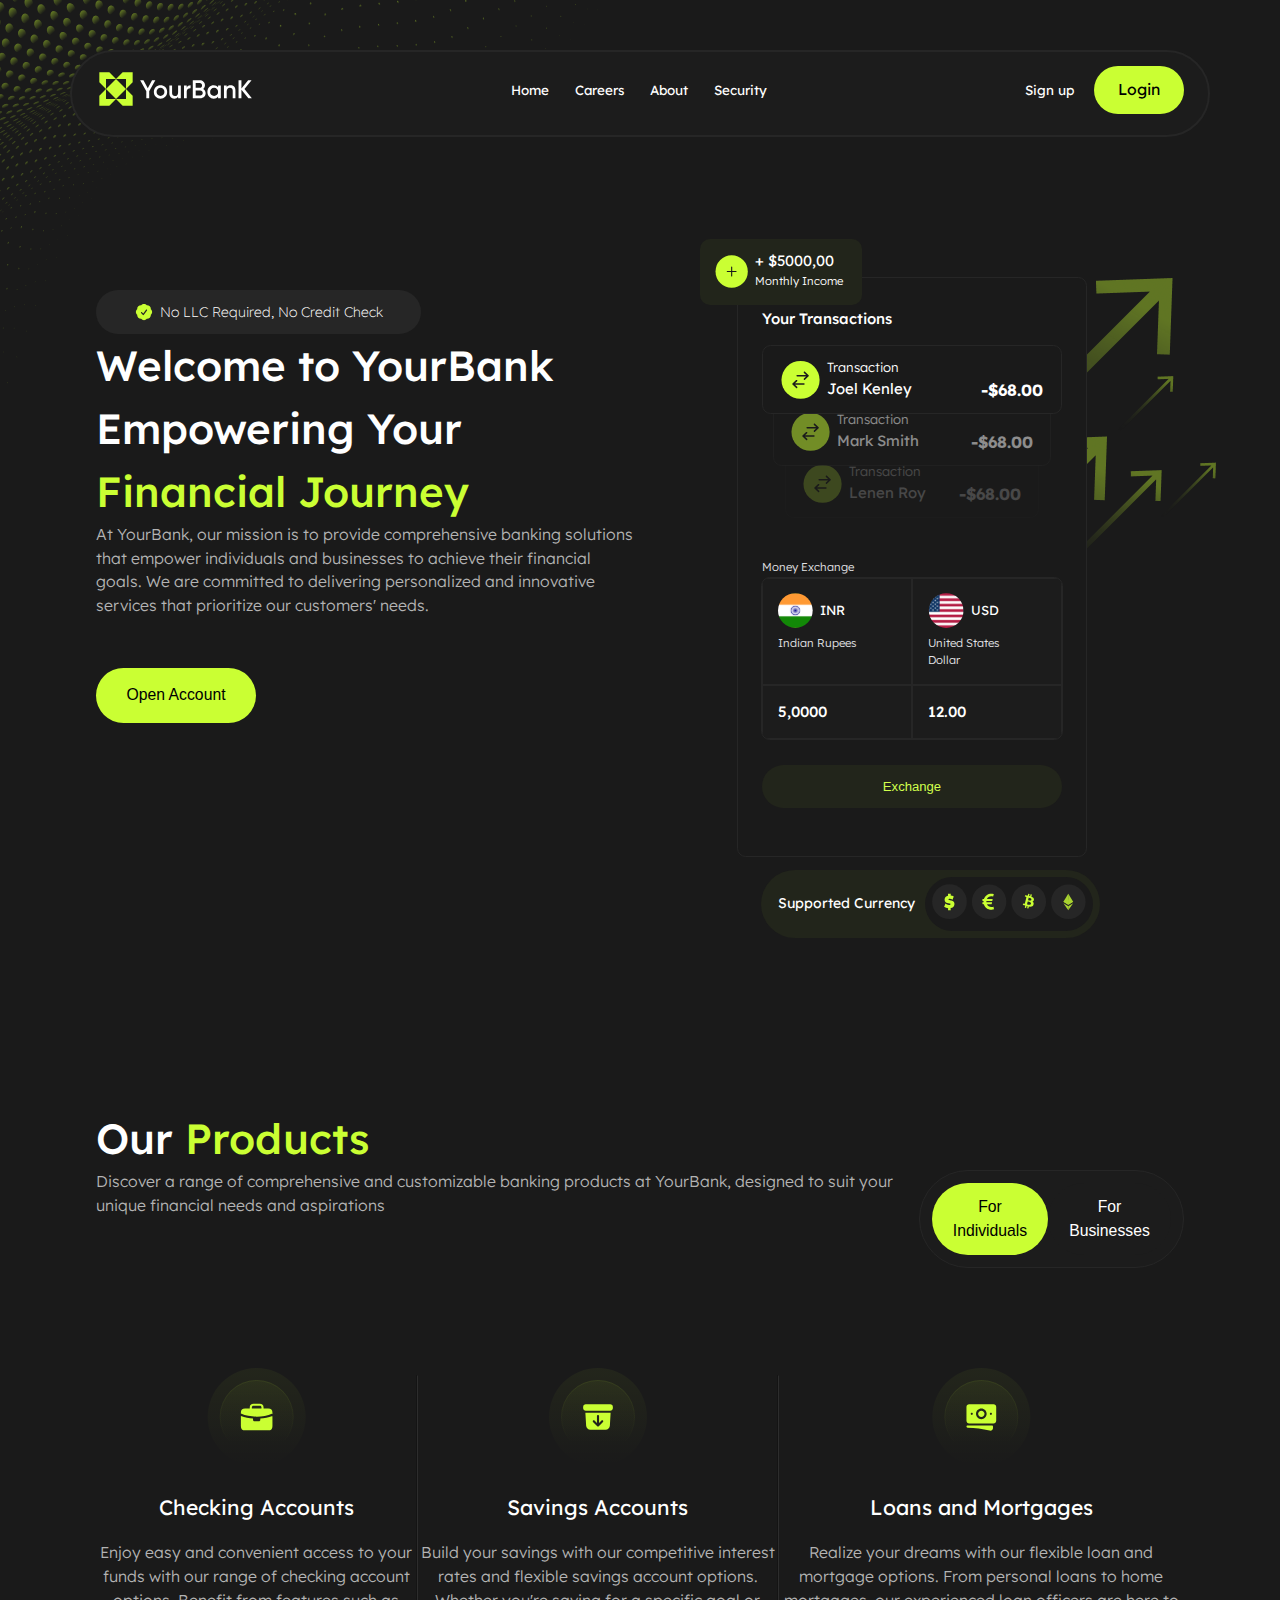
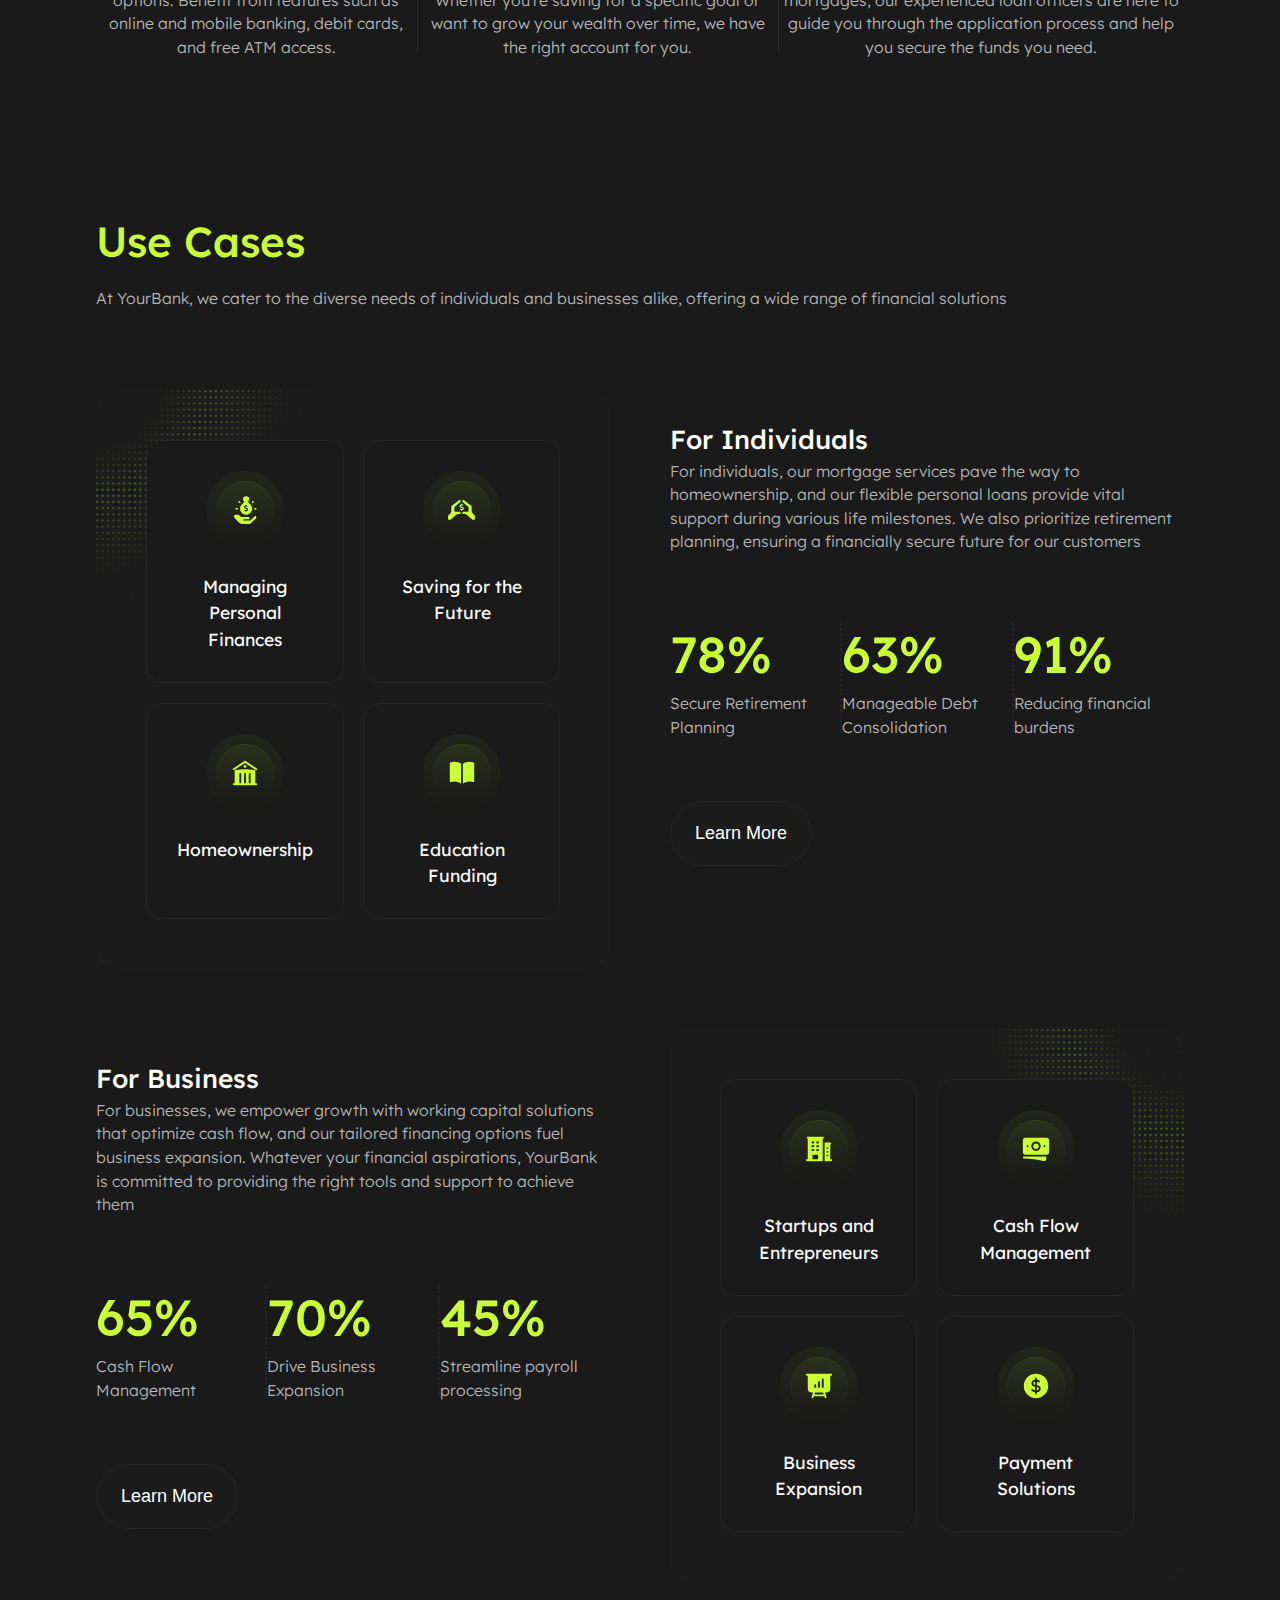
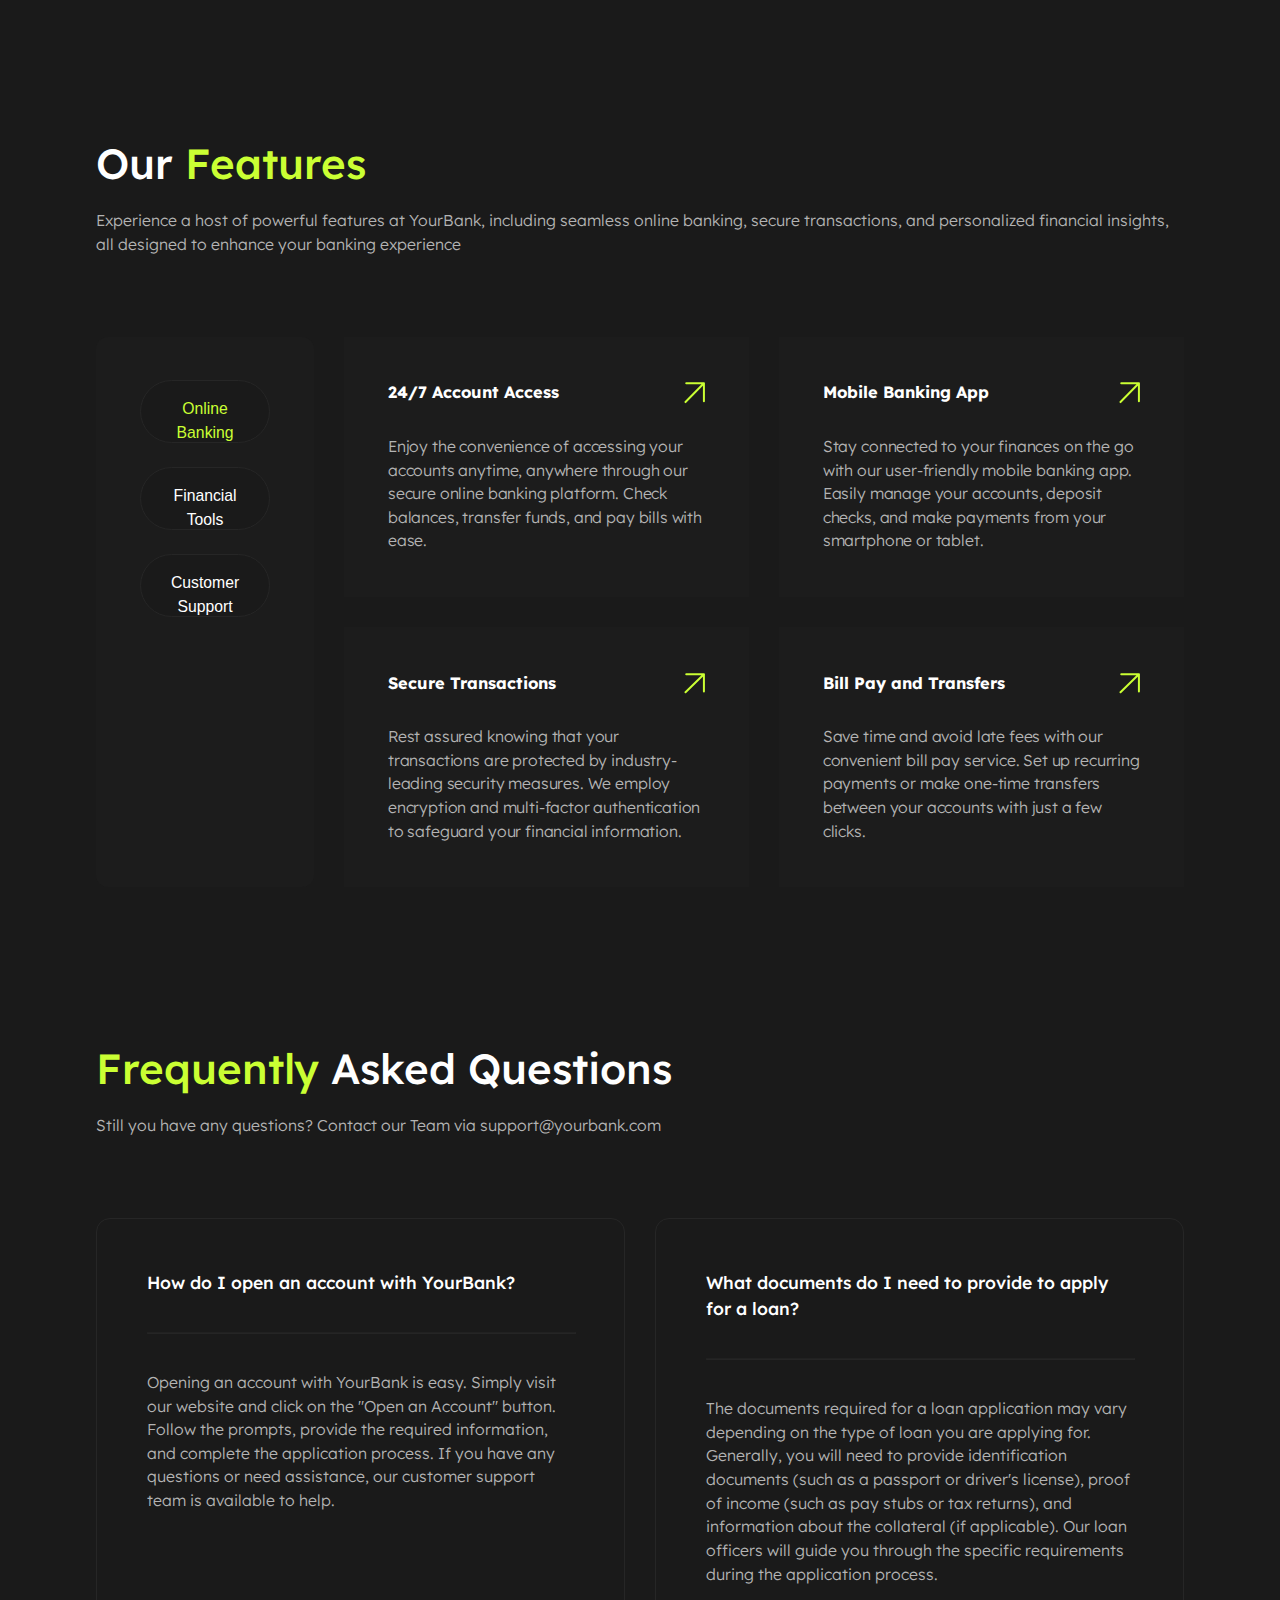
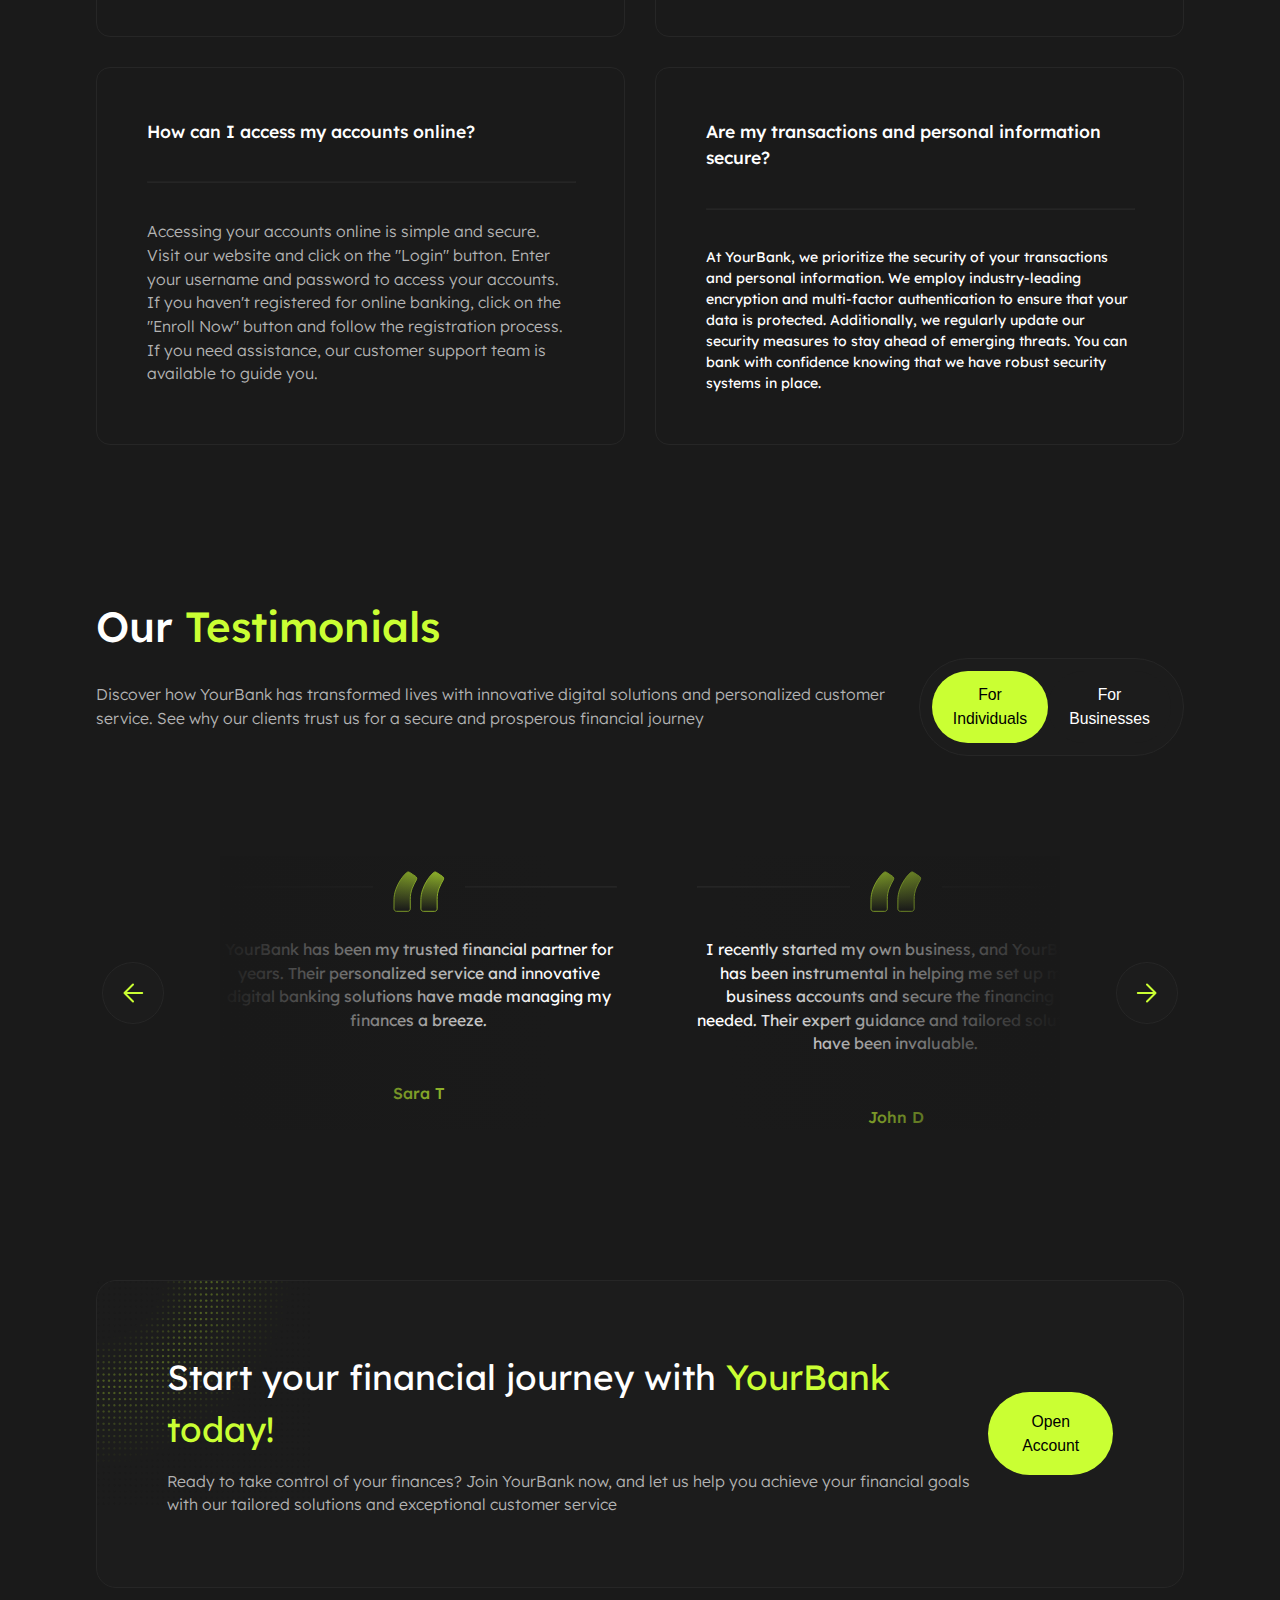
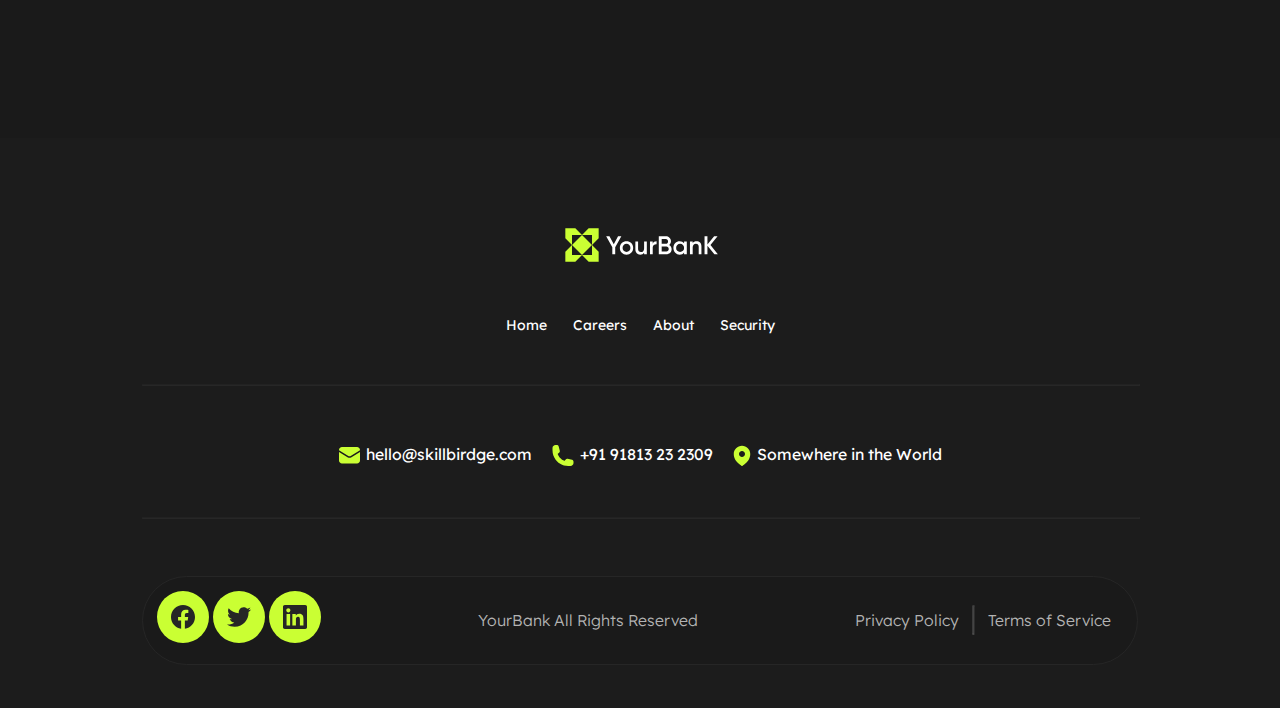
<file: index.html>
<html lang="en">
<head>
    <meta charset="UTF-8">
    <meta name="viewport" content="width=device-width, initial-scale=1.0">
    <link rel="stylesheet" href="./css/style.css">
    <title>Document</title>
</head>
<body>
    <header class="header">
        <div class="header__navbar">
            <div class="header__logo logo"><img src="./img/Logo.svg" alt=""></div>
            <div class="header__links">
                <a href="#" class="hero__link">Home</a>
                <a href="./html/careers.html" class="hero__link">Careers</a>
                <a href="./html/about.html" class="hero__link">About</a>
                <a href="./html/security.html" class="hero__link">Security</a>
            </div>
            <div class="header__auth">
                <a href="./html/signUp.html" class="header__signup">Sign up</a>
                <a href="./html/login.html"><button class="header__login">Login</button></a>
                
            </div>
            <!-- <nav>
                <div class="header__links">
                    <a href="#" class="hero__link">Home</a>
                    <a href="#" class="hero__link">Careers</a>
                    <a href="#" class="hero__link">About</a>
                    <a href="#" class="hero__link">Security</a>
                </div>
                <div class="header__auth">
                    <a href="" class="header__signup">Sign up</a>
                    <button class="header__login">Login</button>
                </div>
            </nav> -->
        </div>
    </header>
    
    <section class="hero wrapper">
        <div class="hero__text">
            <div class="hero__text-features">
                <img src="./img/Icon.svg" alt="">
                <span class="hero__text-text">No LLC Required, No Credit Check</span>
            </div>
    
            <div class="hero__content">
                <h1 class="hero__title title">
                    Welcome to YourBank<br>
                    Empowering Your <span>Financial Journey</span>
                </h1>
                <p class="hero__description description">
                    At YourBank, our mission is to provide comprehensive banking solutions that empower individuals and businesses to achieve their financial goals. We are committed to delivering personalized and innovative services that prioritize our customers' needs.
                </p>
            </div>
    
            <button class="hero__button">Open Account</button>
        </div>
    
        <div class="hero__block">
            <div class="hero__income">
                <img src="./img/Icon Plus.svg" alt="">
                <div class="hero__income-info">
                    <h3 class="hero__income-value">+ $5000,00</h3>
                    <p class="hero__income-label">Monthly Income</p>
                </div>
            </div>
    
            <div class="hero__transactions">
                <h3 class="hero__transactions-title">Your Transactions</h3>
    
                <div class="hero__transaction hero__transaction--first">
                    <img src="./img/Income Icon.svg" alt="">
                    <div class="hero__transaction-info">
                        <p class="hero__transaction-type">Transaction</p>
                        <h3 class="hero__transaction-detail">
                            <span class="hero__transaction-name">Joel Kenley</span>
                            <span class="hero__transaction-amount">-$68.00</span>
                        </h3>
                    </div>
                </div>
    
                <div class="hero__transaction hero__transaction--second">
                    <img src="./img/Income Icon.svg" alt="">
                    <div class="hero__transaction-info">
                        <p class="hero__transaction-type">Transaction</p>
                        <h3 class="hero__transaction-detail">
                            <span class="hero__transaction-name">Mark Smith</span>
                            <span class="hero__transaction-amount">-$68.00</span>
                        </h3>
                    </div>
                </div>
    
                <div class="hero__transaction hero__transaction--third">
                    <img src="./img/Income Icon.svg" alt="">
                    <div class="hero__transaction-info">
                        <p class="hero__transaction-type">Transaction</p>
                        <h3 class="hero__transaction-detail">
                            <span class="hero__transaction-name">Lenen Roy</span>
                            <span class="hero__transaction-amount">-$68.00</span>
                        </h3>
                    </div>
                </div>
    
                <h3 class="hero__exchange-title">Money Exchange</h3>
                <div class="hero__exchange">
                    
                    <div class="hero__exchange-currency">
                        <div class="hero__exchange-inr hero__exchange-padding">
                            <div class="hero__exchange-flag">
                                <img src="./img/rupees.svg" alt="">
                                <h3>inr</h3>
                            </div>
                            <p class="hero__exchange-title">Indian Rupees</p>
                        </div>
                        <div class="hero__exchange-usd hero__exchange-padding">
                            <div class="hero__exchange-flag">
                                <img src="./img/usd.svg" alt="">
                                <h3>usd</h3>
                            </div>
                            <p class="hero__exchange-title">United States Dollar</p>
                        </div>
                        <div class="hero__exchange-rupees hero__exchange-padding">
                            <h2>5,0000</h2>
                        </div>
                        <div class="hero__exchange-dollar hero__exchange-padding">
                            <h2>12.00</h2>
                        </div>
                    </div>
                </div>
                <button class="hero__exchange-button">Exchange</button>
            </div>
    
            <div class="hero__currency">
                <p>Supported Currency</p>
                <div class="hero__currency-icons">
                    <img src="./img/dollar.svg" alt="">
                    <img src="./img/euro.svg" alt="">
                    <img src="./img/bitcoin.svg" alt="">
                    <img src="./img/ethereum.svg" alt="">
                </div>
            </div>
        </div>
    </section>
    

    <section class="products wrapper">
        <h1 class="products__title title">Our <span>Products</span></h1>
        <div class="products__info">
            <p class="products__info-text description">Discover a range of comprehensive and customizable banking products at YourBank, designed to suit your unique financial needs and aspirations</p>
            <div class="products__info-switch">
                <button class="products__info-button products__info-button--active">For Individuals</button>
                <button class="products__info-button">For Businesses</button>
            </div>
        </div>
        <div class="products__features">
            <div class="products__feature">
                <img src="./img/checking.svg" alt="">
                <h3>Checking Accounts</h3>
                <p>Enjoy easy and convenient access to your funds with our range of checking account options. Benefit from features such as online and mobile banking, debit cards, and free ATM access.</p>
            </div>
            <hr class="products__line">
            <div class="products__feature">
                <img src="./img/saving.svg" alt="">
                <h3>Savings Accounts</h3>
                <p>Build your savings with our competitive interest rates and flexible savings account options. Whether you're saving for a specific goal or want to grow your wealth over time, we have the right account for you.</p>
            </div>
            <hr class="products__line">
            <div class="products__feature">
                <img src="./img/loans.svg" alt="">
                <h3>Loans and Mortgages</h3>
                <p>Realize your dreams with our flexible loan and mortgage options. From personal loans to home mortgages, our experienced loan officers are here to guide you through the application process and help you secure the funds you need.</p>
            </div>
        </div>
    </section>

    <section class="useCases wrapper">
        <h1 class="useCases__title title"><span>Use Cases</span></h1>
        <p class="useCases__description description">At YourBank, we cater to the diverse needs of individuals and businesses alike, offering a wide range of financial solutions</p>
        <div class="useCases__block">
            <div class="useCases__block-icons useCases__block-icons--icons1">
                <div class="useCases__block-icon">
                    <img src="./icons/managing.svg" alt="">
                    <h3>Managing Personal Finances</h3>
                </div>
                <div class="useCases__block-icon">
                    <img src="./icons/savingForFuture.svg" alt="">
                    <h3>Saving for the Future</h3>
                </div>
                <div class="useCases__block-icon">
                    <img src="./icons/homeownership.svg" alt="">
                    <h3>Homeownership</h3>
                </div>
                <div class="useCases__block-icon">
                    <img src="./icons/education.svg" alt="">
                    <h3>Education Funding</h3>
                </div>
            </div>
            <div class="useCases__block-clients">
                <h3 class="useCases__block-title">For Individuals</h3>
                <p class="useCases__block-description">For individuals, our mortgage services pave the way to homeownership, and our flexible personal loans provide vital support during various life milestones. We also prioritize retirement planning, ensuring a financially secure future for our customers</p>
                <div class="useCases__block-percents">
                    <div class="useCases__block-percent">
                        <h1>78%</h1>
                        <p>Secure Retirement Planning</p>
                    </div>
                    <hr>
                    <div class="useCases__block-percent">
                        <h1>63%</h1>
                        <p>Manageable Debt Consolidation</p>
                    </div>
                    <hr>
                    <div class="useCases__block-percent">
                        <h1>91%</h1>
                        <p>Reducing financial burdens</p>
                    </div>
                </div>
                <button class="useCases__button">Learn More</button>
            </div>
            <div class="useCases__block-clients">
                <h3 class="useCases__block-title">For Business</h3>
                <p class="useCases__block-description">For businesses, we empower growth with working capital solutions that optimize cash flow, and our tailored financing options fuel business expansion. Whatever your financial aspirations, YourBank is committed to providing the right tools and support to achieve them</p>
                <div class="useCases__block-percents">
                    <div class="useCases__block-percent">
                        <h1>65%</h1>
                        <p>Cash Flow Management</p>
                    </div>
                    <hr>
                    <div class="useCases__block-percent">
                        <h1>70%</h1>
                        <p>Drive Business Expansion</p>
                    </div>
                    <hr>
                    <div class="useCases__block-percent">
                        <h1>45%</h1>
                        <p>Streamline payroll processing</p>
                    </div>
                </div>
                <button class="useCases__button">Learn More</button>
            </div>
            <div class="useCases__block-icons useCases__block-icons--icons2">
                <div class="useCases__block-icon">
                    <img src="./icons/startups.svg" alt="">
                    <h3>Startups and Entrepreneurs</h3>
                </div>
                <div class="useCases__block-icon">
                    <img src="./icons/cash management.svg" alt="">
                    <h3>Cash Flow Management</h3>
                </div>
                <div class="useCases__block-icon">
                    <img src="./icons/business expansion.svg" alt="">
                    <h3>Business Expansion</h3>
                </div>
                <div class="useCases__block-icon">
                    <img src="./icons/payment solutions.svg" alt="">
                    <h3>Payment Solutions</h3>
                </div>
            </div>
        </div>
    </section>

    <section class="features wrapper">
        <h1 class="features__title title">Our <span>Features</span></h1>
        <p class="features__description description">Experience a host of powerful features at YourBank, including seamless online banking, secure transactions, and personalized financial insights, all designed to enhance your banking experience</p>
        <div class="features__switch">
            <div class="features__buttons">
                <button class="features__button features__button--active">Online Banking</button>
                <button class="features__button">Financial Tools</button>
                <button class="features__button">Customer Support</button>
            </div>
            <div class="features__block">
                <div class="features__feature">
                    <div class="features__feature-title">
                        <h3>24/7 Account Access</h3>
                        <img src="./icons/Vector.svg" alt="">
                    </div>
                    <p class="features__feature-description">Enjoy the convenience of accessing your accounts anytime, anywhere through our secure online banking platform. Check balances, transfer funds, and pay bills with ease.</p>
                </div>

                <div class="features__feature">
                    <div class="features__feature-title">
                        <h3>Mobile Banking App</h3>
                        <img src="./icons/Vector.svg" alt="">
                    </div>
                    <p class="features__feature-description">Stay connected to your finances on the go with our user-friendly mobile banking app. Easily manage your accounts, deposit checks, and make payments from your smartphone or tablet.</p>
                </div>

                <div class="features__feature">
                    <div class="features__feature-title">
                        <h3>Secure Transactions</h3>
                        <img src="./icons/Vector.svg" alt="">
                    </div>
                    <p class="features__feature-description">Rest assured knowing that your transactions are protected by industry-leading security measures. We employ encryption and multi-factor authentication to safeguard your financial information.</p>
                </div>


                <div class="features__feature">
                    <div class="features__feature-title">
                        <h3>Bill Pay and Transfers</h3>
                        <img src="./icons/Vector.svg" alt="">
                    </div>
                    <p class="features__feature-description">Save time and avoid late fees with our convenient bill pay service. Set up recurring payments or make one-time transfers between your accounts with just a few clicks.</p>
                </div>

            </div>
        </div>
    </section>

    <section class="faq wrapper">
        <h1 class="faq__title title"><span>Frequently</span> Asked Questions</h1>
        <p class="faq__description description">Still you have any questions? Contact our Team via support@yourbank.com</p>
        <div class="faq__questions">
            <div class="faq__question">
                <h3 class="faq__question-title">How do I open an account with YourBank?</h3>
                <hr>
                <p class="faq__question-description">Opening an account with YourBank is easy. Simply visit our website and click on the "Open an Account" button. Follow the prompts, provide the required information, and complete the application process. If you have any questions or need assistance, our customer support team is available to help.</p>
            </div>

            <div class="faq__question">
                <h3 class="faq__question-title">What documents do I need to provide to apply for a loan?</h3>
                <hr>
                <p class="faq__question-description">The documents required for a loan application may vary depending on the type of loan you are applying for. Generally, you will need to provide identification documents (such as a passport or driver's license), proof of income (such as pay stubs or tax returns), and information about the collateral (if applicable). Our loan officers will guide you through the specific requirements during the application process.</p>
            </div>

            <div class="faq__question">
                <h3 class="faq__question-title">How can I access my accounts online?</h3>
                <hr>
                <p class="faq__question-description">Accessing your accounts online is simple and secure. Visit our website and click on the "Login" button. Enter your username and password to access your accounts. If you haven't registered for online banking, click on the "Enroll Now" button and follow the registration process. If you need assistance, our customer support team is available to guide you.</p>
            </div>

            <div class="faq__question">
                <h3 class="faq__question-title">Are my transactions and personal information secure?</h3>
                <hr>
                <p class="faq__question-descripiton">At YourBank, we prioritize the security of your transactions and personal information. We employ industry-leading encryption and multi-factor authentication to ensure that your data is protected. Additionally, we regularly update our security measures to stay ahead of emerging threats. You can bank with confidence knowing that we have robust security systems in place.</p>
            </div>
        </div>
    </section>

    <section class="testimonials wrapper">
        <h1 class="testimonials__title title">Our <span>Testimonials</span></h1>
        <div class="testimonials__info">
            <p class="description">Discover how YourBank has transformed lives with innovative digital solutions and personalized customer service. See why our clients trust us for a secure and prosperous financial journey</p>
            <div class="testimonials__info-switch">
                <button class="testimonials__info-button testimonials__info-button--active">For Individuals</button>
                <button class="testimonials__info-button">For Businesses</button>
            </div>
        </div>
        <div class="testimonials__slider">
            <button class="testimonials__slider-toleft"><img src="./icons/Button.svg" alt=""></button>
            <div class="testimonials__slider-wrapper">
                <div class="testimonials__slider-content">

                    <div class="testimonials__slider-item">
                        <div class="testimonials__slider-visual">
                            <hr>
                            <img src="./icons/Text.svg" alt="">
                        </div>
                        <p class="testimonials__slider-text">YourBank has been my trusted financial partner for years. Their personalized service and innovative digital banking solutions have made managing my finances a breeze.</p>
                        <h3 class="testimonials__slider-name">Sara T</h3>
                    </div>

                    <div class="testimonials__slider-item">
                        <div class="testimonials__slider-visual">
                            <hr>
                            <img src="./icons/Text.svg" alt="">
                        </div>
                        <p class="testimonials__slider-text">I recently started my own business, and YourBank has been instrumental in helping me set up my business accounts and secure the financing I needed. Their expert guidance and tailored solutions have been invaluable.</p>
                        <h3 class="testimonials__slider-name">John D</h3>
                    </div>

                    <div class="testimonials__slider-item">
                        <div class="testimonials__slider-visual">
                            <hr>
                            <img src="./icons/Text.svg" alt="">
                        </div>
                        <p class="testimonials__slider-text">I love the convenience of YourBank's mobile banking app. It allows me to stay on top of my finances and make transactions on the go. The app is user-friendly and secure, giving me peace of mind.</p>
                        <h3 class="testimonials__slider-name">Emily G</h3>
                    </div>
                </div>
            </div>    

            <button class="testimonials__slider-toright"><img src="./icons/Button.svg" alt=""></button>
        </div>
    </section>
    <script src="./js/slider.js" defer></script>

    <section class="invite wrapper">
        <div class="invite__text">
            <h1 class="invite__text-title title">Start your financial journey with <span>YourBank today!</span></h1>
            <p class="invite__text-description description">Ready to take control of your finances? Join YourBank now, and let us help you achieve your financial goals with our tailored solutions and exceptional customer service</p>
        </div>
        <button class="invite__button">Open Account</button>
    </section>

    <footer class="footer">
        <div class="logo"><img src="./img/Logo.svg" alt=""></div>
        <nav class="footer__nav">
            <a href="#" class="hero__link">Home</a>
            <a href="#" class="hero__link">Careers</a>
            <a href="#" class="hero__link">About</a>
            <a href="#" class="hero__link">Security</a>
        </nav>
        <hr>
        <div class="footer__contacts">
            <a href="#"><img src="./icons/message.svg" alt="">hello@skillbirdge.com</a>
            <a href="#"><img src="./icons/phone.svg" alt="">+91 91813 23 2309</a>
            <a href="#"><img src="./icons/location.svg" alt="">Somewhere in the World</a>
        </div>
        
        <hr>

        <div class="footer__links">
            <div class="footer__links-social">
                <img src="./icons/facebook.svg" alt="">
                <img src="./icons/twitter.svg" alt="">
                <img src="./icons/linkedin.svg" alt="">
            </div>
            <p>YourBank All Rights Reserved</p>
            <div class="footer__links-policy">
                <a>Privacy Policy</a>
                <hr>
                <a>Terms of Service</a>
            </div>
        </div>
    </footer>
</body>
</html>
</file>
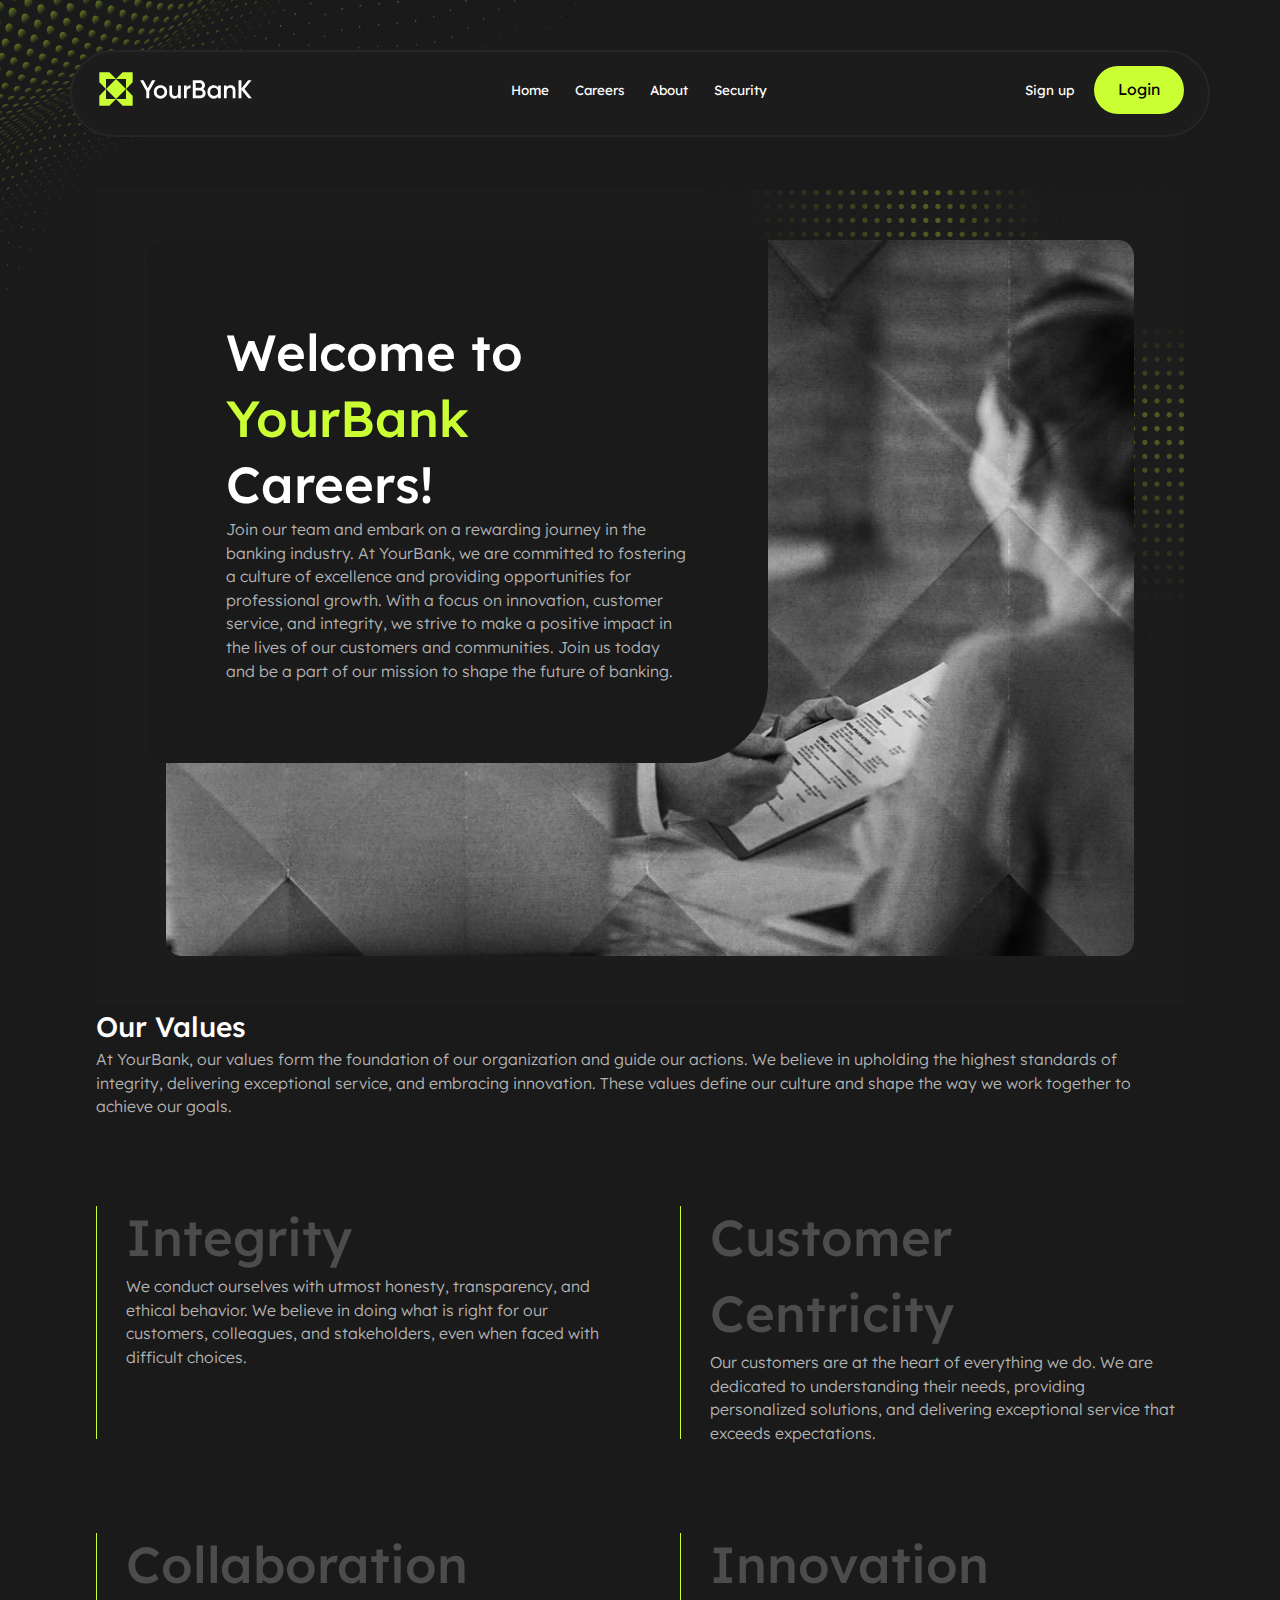
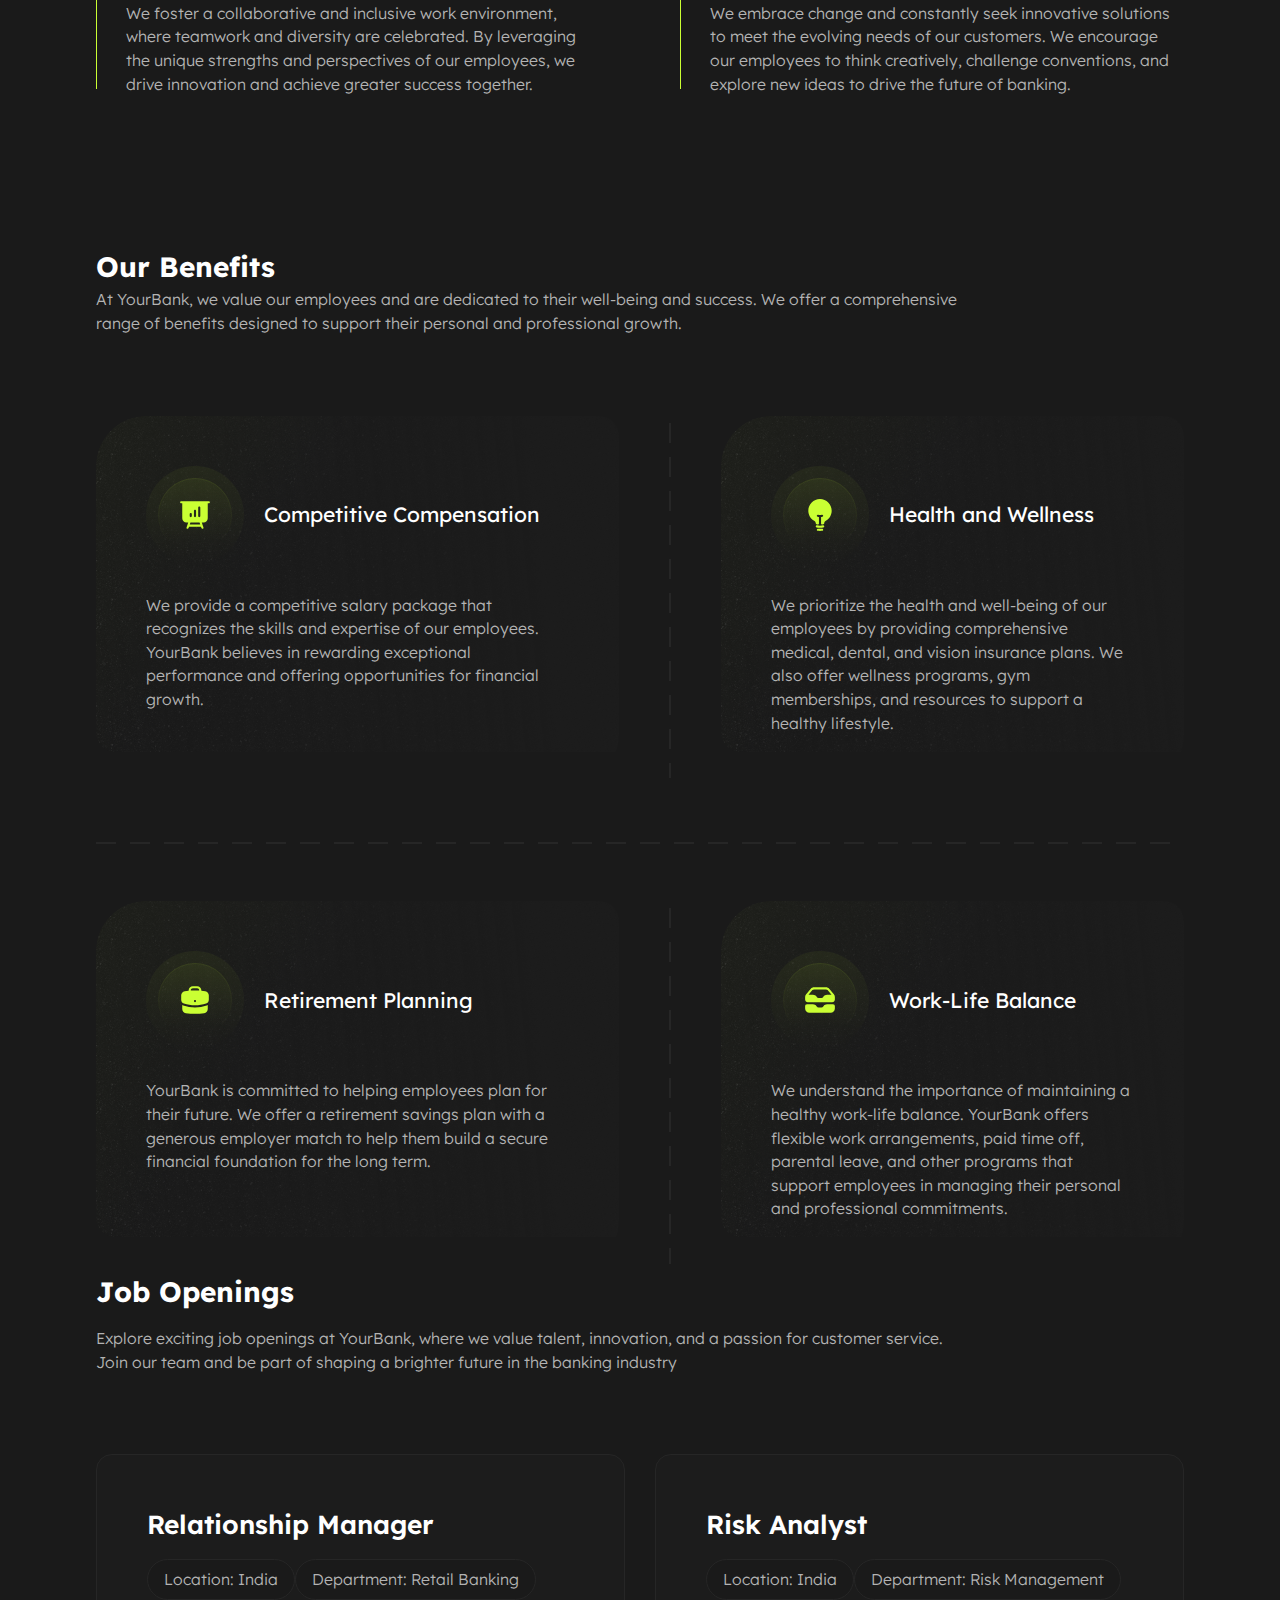
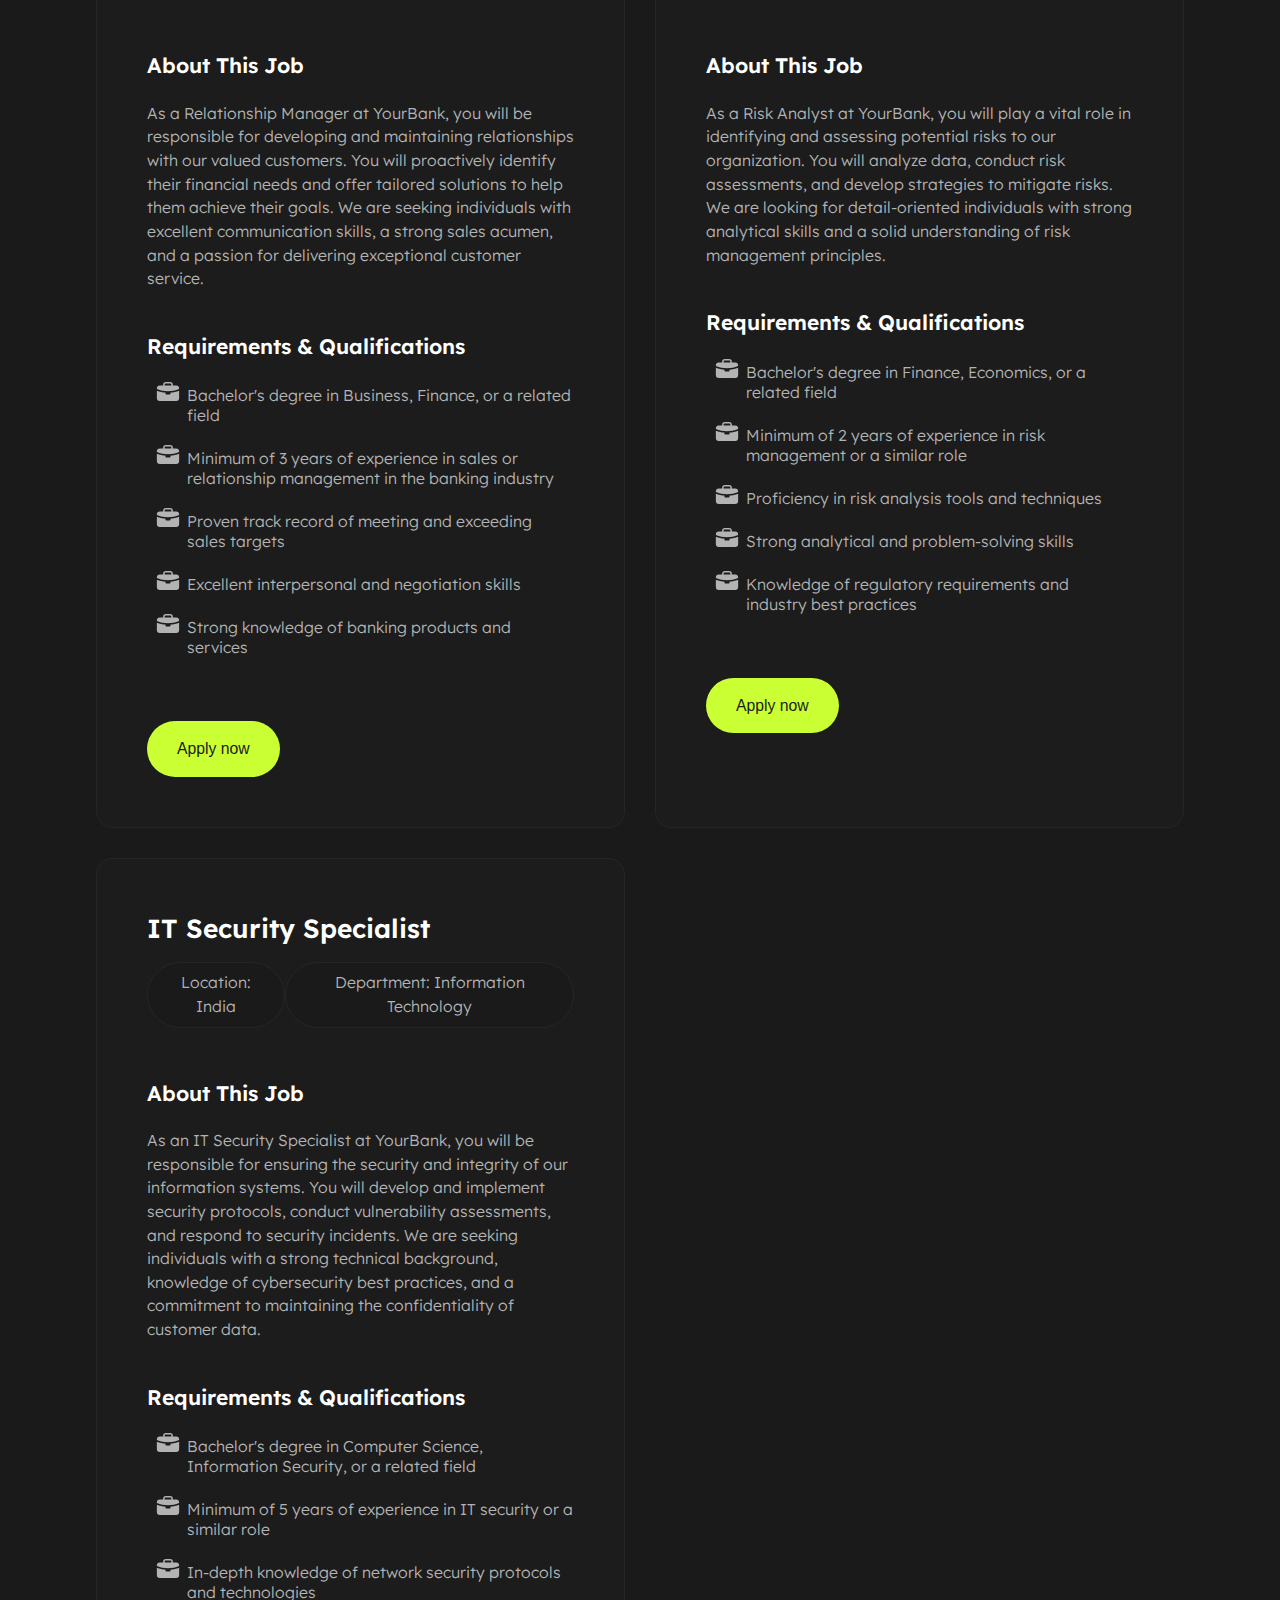
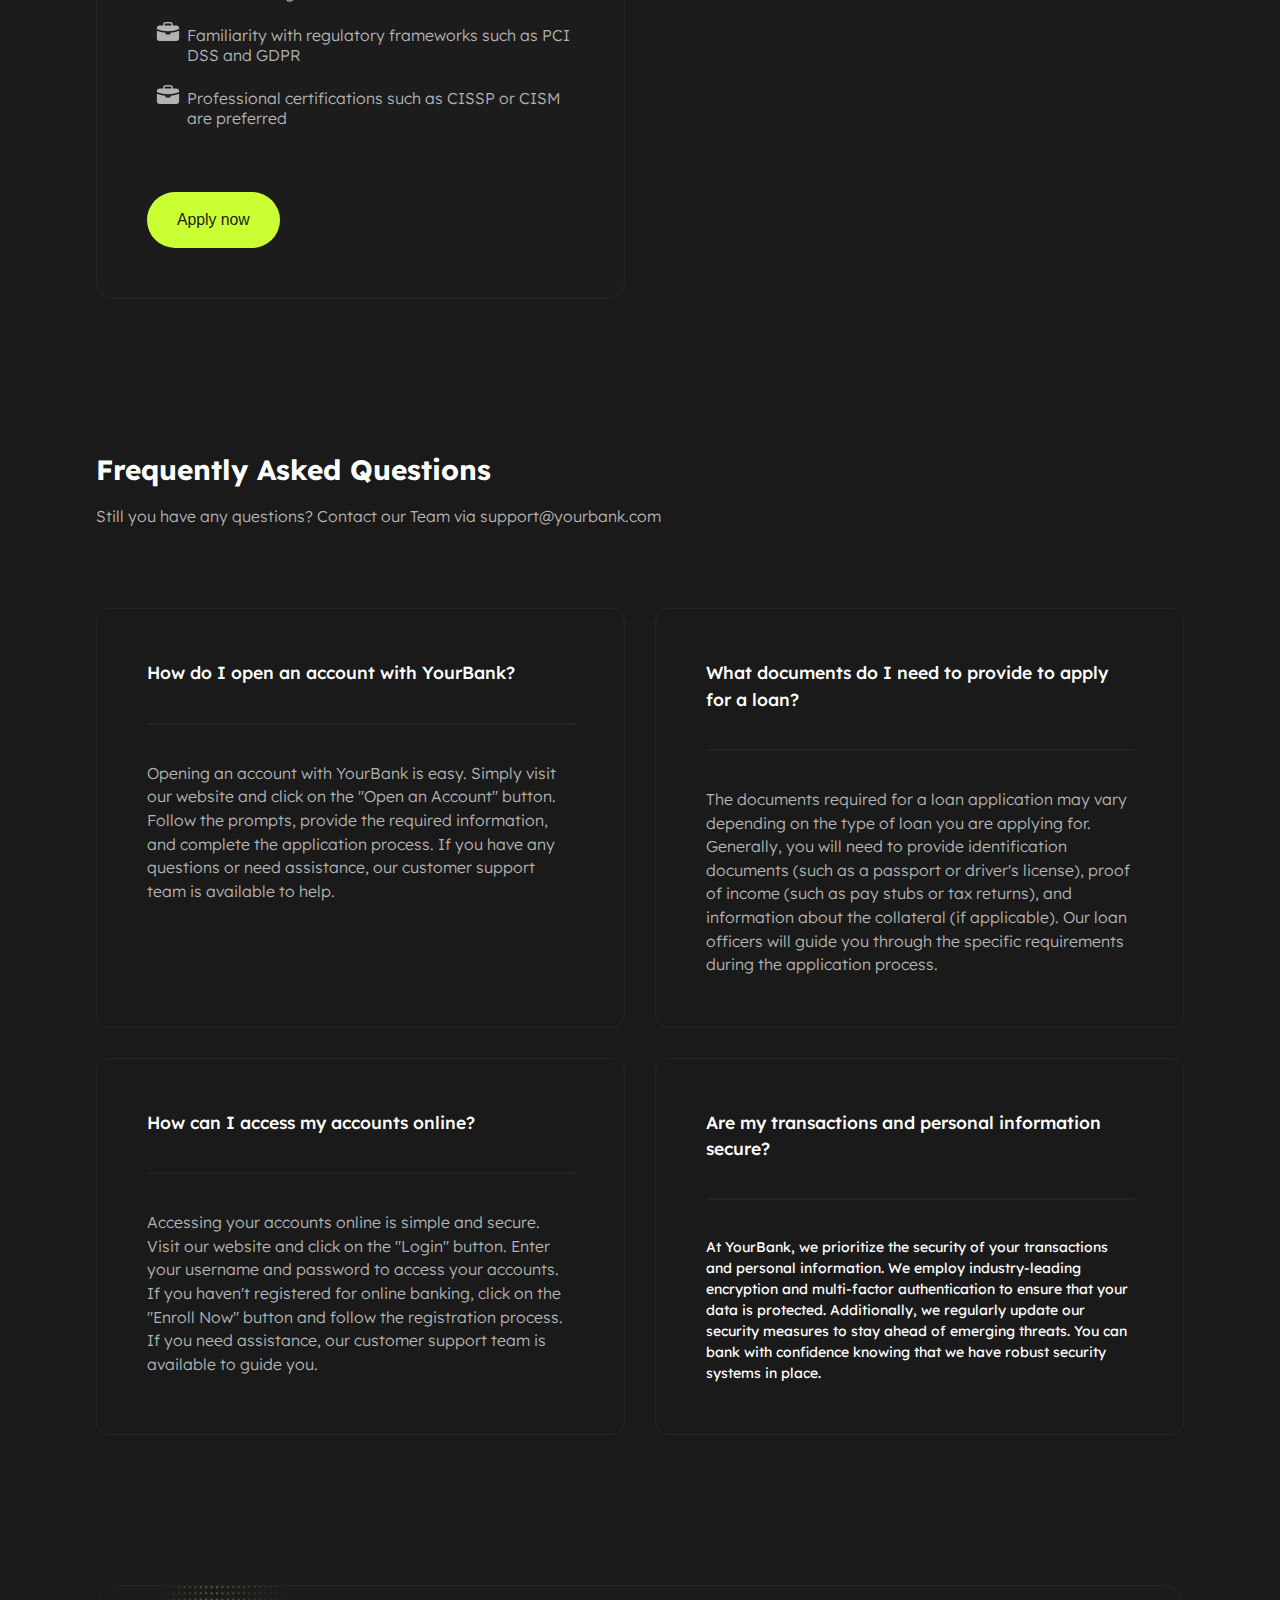
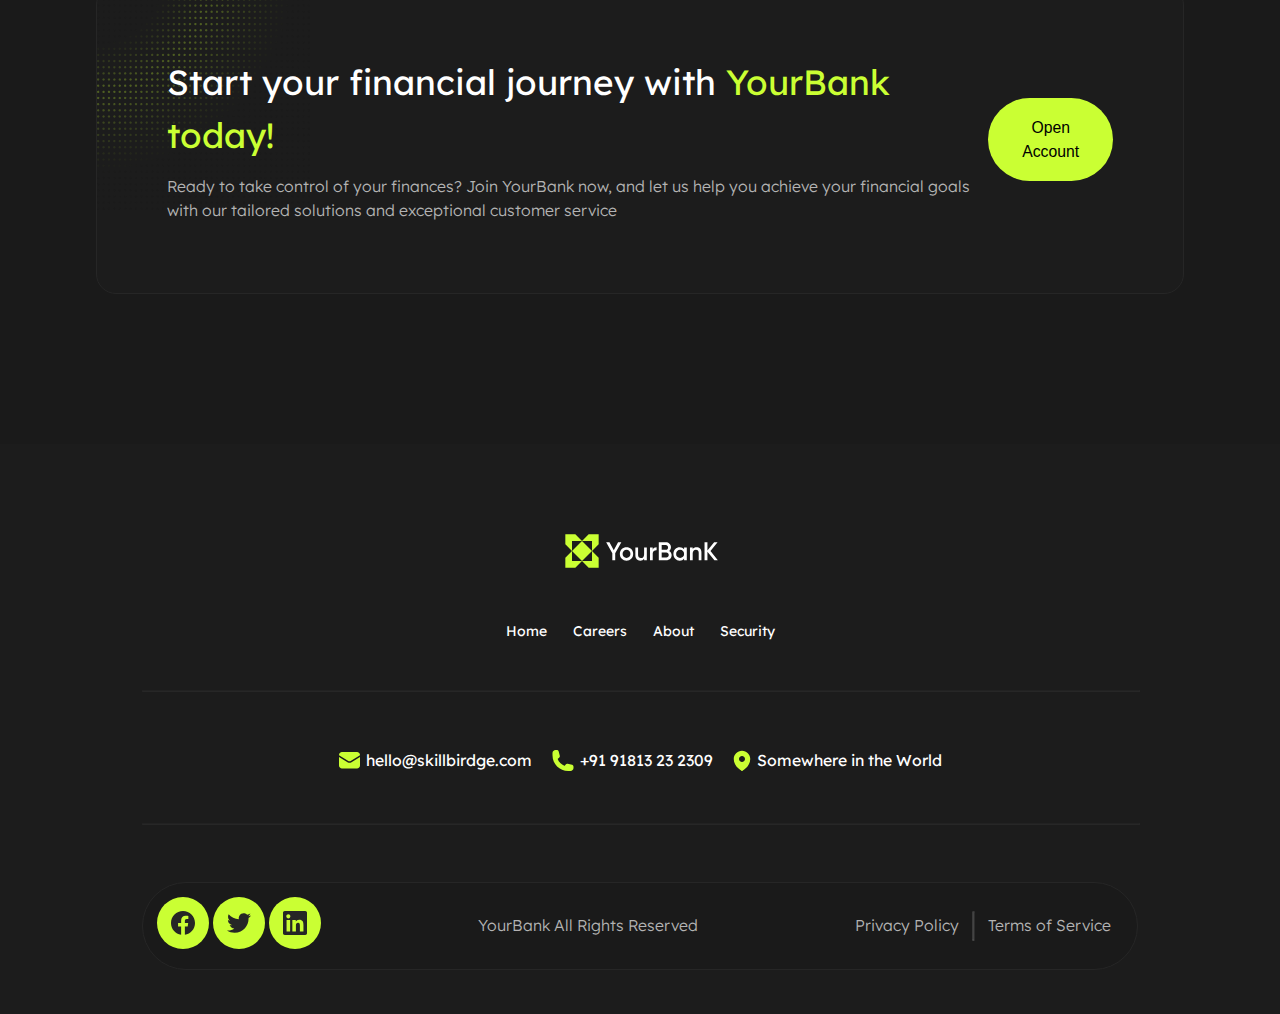
<file: html/careers.html>
<html lang="en">
<head>
    <meta charset="UTF-8">
    <meta name="viewport" content="width=device-width, initial-scale=1.0">
    <link rel="stylesheet" href="../css/style.css">
    <title>Document</title>
</head>
<body>
    <header class="header">
        <div class="header__navbar">
            <div class="header__logo logo"><a href="../index.html"><img src="../img/Logo.svg" alt=""></a></div>
            <div class="header__links">
                <a href="../index.html" class="hero__link">Home</a>
                <a href="#" class="hero__link">Careers</a>
                <a href="./about.html" class="hero__link">About</a>
                <a href="./security.html" class="hero__link">Security</a>
            </div>
            <div class="header__auth">
                <a href="./signUp.html" class="header__signup">Sign up</a>
                <a href="./login.html"><button class="header__login">Login</button></a>
                
            </div>
            <!-- <nav>
                <div class="header__links">
                    <a href="#" class="hero__link">Home</a>
                    <a href="#" class="hero__link">Careers</a>
                    <a href="#" class="hero__link">About</a>
                    <a href="#" class="hero__link">Security</a>
                </div>
                <div class="header__auth">
                    <a href="" class="header__signup">Sign up</a>
                    <button class="header__login">Login</button>
                </div>
            </nav> -->
        </div>
    </header>

    <section class="careersHero wrapper">
        <div class="careersHero__text">
            <h1 class="careersHero__text-title">Welcome to <span>YourBank</span> Careers!</h1>
            <p class="careersHero__text-description">Join our team and embark on a rewarding journey in the banking industry. At YourBank, we are committed to fostering a culture of excellence and providing opportunities for professional growth. With a focus on innovation, customer service, and integrity, we strive to make a positive impact in the lives of our customers and communities. Join us today and be a part of our mission to shape the future of banking.</p>
        </div>
        <img src="./img/careers/careersHeroBg.png" alt="">
    </section>

    <section class="values wrapper">
        <h1 class="values-title">Our <span>Values</span></h1>
        <p class="values-description">At YourBank, our values form the foundation of our organization and guide our actions. We believe in upholding the highest standards of integrity, delivering exceptional service, and embracing innovation. These values define our culture and shape the way we work together to achieve our goals.</p>
        <div class="values__container">
            <div class="values__container-item">
                <hr>
                <div class="values__container-text">
                    <h1 class="values__container-title">Integrity</h1>
                    <p class="values__container-description">We conduct ourselves with utmost honesty, transparency, and ethical behavior. We believe in doing what is right for our customers, colleagues, and stakeholders, even when faced with difficult choices.</p>
                </div>
            </div>

            <div class="values__container-item">
                <hr>
                <div class="values__container-text">
                    <h1 class="values__container-title">Customer Centricity</h1>
                    <p class="values__container-description">Our customers are at the heart of everything we do. We are dedicated to understanding their needs, providing personalized solutions, and delivering exceptional service that exceeds expectations.</p>
                </div>
            </div>

            <div class="values__container-item">
                <hr>
                <div class="values__container-text">
                    <h1 class="values__container-title">Collaboration</h1>
                    <p class="values__container-description">We foster a collaborative and inclusive work environment, where teamwork and diversity are celebrated. By leveraging the unique strengths and perspectives of our employees, we drive innovation and achieve greater success together.</p>
                </div>
            </div>

            <div class="values__container-item">
                <hr>
                <div class="values__container-text">
                    <h1 class="values__container-title">Innovation</h1>
                    <p class="values__container-description">We embrace change and constantly seek innovative solutions to meet the evolving needs of our customers. We encourage our employees to think creatively, challenge conventions, and explore new ideas to drive the future of banking.</p>
                </div>
            </div>
        </div>
    </section>

    <section class="benefits wrapper">
        <h1 class="benefits-title">Our <span>Benefits</span></h1>
        <p class="benefits-description">At YourBank, we value our employees and are dedicated to their well-being and success. We offer a comprehensive range of benefits designed to support their personal and professional growth.</p>

        <div class="benefits__container">
            <div class="benefits__container-item benefits__container-item--item1">
                <div class="benefits__container-title">
                    <img src="../html/img/careers/icons/competitive icon.svg" alt="">
                    <h3>Competitive Compensation</h3>
                </div>
                <p class="benefits__container-description">We provide a competitive salary package that recognizes the skills and expertise of our employees. YourBank believes in rewarding exceptional performance and offering opportunities for financial growth.</p>
            </div>
            <hr class="benefits__container-divline benefits__container-divline--vertical">

            <div class="benefits__container-item benefits__container-item--item2">
                <div class="benefits__container-title">
                    <img src="../html/img/careers/icons/health and wellness.svg" alt="">
                    <h3>Health and Wellness</h3>
                </div>
                <p class="benefits__container-description">We prioritize the health and well-being of our employees by providing comprehensive medical, dental, and vision insurance plans. We also offer wellness programs, gym memberships, and resources to support a healthy lifestyle.</p>
            </div>

            <hr class="benefits__container-divline benefits__container-divline--horizontal">

            <div class="benefits__container-item benefits__container-item--item3">
                <div class="benefits__container-title">
                    <img src="../html/img/careers/icons/planning icon.svg" alt="">
                    <h3>Retirement Planning</h3>
                </div>
                <p class="benefits__container-description">YourBank is committed to helping employees plan for their future. We offer a retirement savings plan with a generous employer match to help them build a secure financial foundation for the long term.</p>
            </div>
            <hr class="benefits__container-divline benefits__container-divline--vertical">

            <div class="benefits__container-item benefits__container-item--item4">
                <div class="benefits__container-title">
                    <img src="../html/img/careers/icons/work-life balance icon.svg" alt="">
                    <h3>Work-Life Balance</h3>
                </div>
                <p class="benefits__container-description">We understand the importance of maintaining a healthy work-life balance. YourBank offers flexible work arrangements, paid time off, parental leave, and other programs that support employees in managing their personal and professional commitments.</p>
            </div>
        </div>
    </section>

    <section class="jobOpenings wrapper">
        <h1 class="jobOpenings-title"><span>Job Openings</span></h1>
        <p class="jobOpenings-description">Explore exciting job openings at YourBank, where we value talent, innovation, and a passion for customer service. Join our team and be part of shaping a brighter future in the banking industry</p>
        <div class="jobOpenings__vacancies">

            <div class="jobOpenings__vacancy">
                <h3 class="jobOpenings__vacancy-title">Relationship Manager</h3>
                <div class="jobOpenings__vacancy-tags">
                    <div class="jobOpenings__vacancy-tag">
                        <p>Location: India</p>
                    </div>
                    <div class="jobOpenings__vacancy-tag">
                        <p> Department: Retail Banking</p>
                    </div>
                </div>
                <h3 class="jobOpenings__vacancy-about">About This Job</h3>
                <p class="jobOpenings__vacancy-description">As a Relationship Manager at YourBank, you will be responsible for developing and maintaining relationships with our valued customers. You will proactively identify their financial needs and offer tailored solutions to help them achieve their goals. We are seeking individuals with excellent communication skills, a strong sales acumen, and a passion for delivering exceptional customer service.</p>
                <h3 class="jobOpenings__vacancy-requirements">Requirements & Qualifications</h3>
                <ul class="jobOpenings__vacancy-list">
                    <li>Bachelor's degree in Business, Finance, or a related field</li>
                    <li>Minimum of 3 years of experience in sales or relationship management in the banking industry</li>
                    <li>Proven track record of meeting and exceeding sales targets</li>
                    <li>Excellent interpersonal and negotiation skills</li>
                    <li>Strong knowledge of banking products and services</li>
                </ul>
                <button class="jobOpenings__vacancy-button">Apply now</button>
            </div>

            <div class="jobOpenings__vacancy">
                <h3 class="jobOpenings__vacancy-title">Risk Analyst</h3>
                <div class="jobOpenings__vacancy-tags">
                    <div class="jobOpenings__vacancy-tag">
                        <p>Location: India</p>
                    </div>
                    <div class="jobOpenings__vacancy-tag">
                        <p> Department: Risk Management</p>
                    </div>
                </div>
                <h3 class="jobOpenings__vacancy-about">About This Job</h3>
                <p class="jobOpenings__vacancy-description">As a Risk Analyst at YourBank, you will play a vital role in identifying and assessing potential risks to our organization. You will analyze data, conduct risk assessments, and develop strategies to mitigate risks. We are looking for detail-oriented individuals with strong analytical skills and a solid understanding of risk management principles.</p>
                <h3 class="jobOpenings__vacancy-requirements">Requirements & Qualifications</h3>
                <ul class="jobOpenings__vacancy-list">
                    <li>Bachelor's degree in Finance, Economics, or a related field</li>
                    <li>Minimum of 2 years of experience in risk management or a similar role</li>
                    <li>Proficiency in risk analysis tools and techniques</li>
                    <li>Strong analytical and problem-solving skills</li>
                    <li>Knowledge of regulatory requirements and industry best practices</li>
                </ul>
                <button class="jobOpenings__vacancy-button">Apply now</button>
            </div>
            
            <div class="jobOpenings__vacancy">
                <h3 class="jobOpenings__vacancy-title">IT Security Specialist</h3>
                <div class="jobOpenings__vacancy-tags">
                    <div class="jobOpenings__vacancy-tag">
                        <p>Location: India</p>
                    </div>
                    <div class="jobOpenings__vacancy-tag">
                        <p> Department: Information Technology</p>
                    </div>
                </div>
                <h3 class="jobOpenings__vacancy-about">About This Job</h3>
                <p class="jobOpenings__vacancy-description">As an IT Security Specialist at YourBank, you will be responsible for ensuring the security and integrity of our information systems. You will develop and implement security protocols, conduct vulnerability assessments, and respond to security incidents. We are seeking individuals with a strong technical background, knowledge of cybersecurity best practices, and a commitment to maintaining the confidentiality of customer data.</p>
                <h3 class="jobOpenings__vacancy-requirements">Requirements & Qualifications</h3>
                <ul class="jobOpenings__vacancy-list">
                    <li>Bachelor's degree in Computer Science, Information Security, or a related field</li>
                    <li>Minimum of 5 years of experience in IT security or a similar role</li>
                    <li>In-depth knowledge of network security protocols and technologies</li>
                    <li>Familiarity with regulatory frameworks such as PCI DSS and GDPR</li>
                    <li>Professional certifications such as CISSP or CISM are preferred</li>
                </ul>
                <button class="jobOpenings__vacancy-button">Apply now</button>
            </div>
        </div>
        
    </section>

    <section class="faq wrapper">
        <h1 class="faq__title"><span>Frequently</span> Asked Questions</h1>
        <p class="faq__description">Still you have any questions? Contact our Team via support@yourbank.com</p>
        <div class="faq__questions">
            <div class="faq__question">
                <h3 class="faq__question-title">How do I open an account with YourBank?</h3>
                <hr>
                <p class="faq__question-description">Opening an account with YourBank is easy. Simply visit our website and click on the "Open an Account" button. Follow the prompts, provide the required information, and complete the application process. If you have any questions or need assistance, our customer support team is available to help.</p>
            </div>

            <div class="faq__question">
                <h3 class="faq__question-title">What documents do I need to provide to apply for a loan?</h3>
                <hr>
                <p class="faq__question-description">The documents required for a loan application may vary depending on the type of loan you are applying for. Generally, you will need to provide identification documents (such as a passport or driver's license), proof of income (such as pay stubs or tax returns), and information about the collateral (if applicable). Our loan officers will guide you through the specific requirements during the application process.</p>
            </div>

            <div class="faq__question">
                <h3 class="faq__question-title">How can I access my accounts online?</h3>
                <hr>
                <p class="faq__question-description">Accessing your accounts online is simple and secure. Visit our website and click on the "Login" button. Enter your username and password to access your accounts. If you haven't registered for online banking, click on the "Enroll Now" button and follow the registration process. If you need assistance, our customer support team is available to guide you.</p>
            </div>

            <div class="faq__question">
                <h3 class="faq__question-title">Are my transactions and personal information secure?</h3>
                <hr>
                <p class="faq__question-descripiton">At YourBank, we prioritize the security of your transactions and personal information. We employ industry-leading encryption and multi-factor authentication to ensure that your data is protected. Additionally, we regularly update our security measures to stay ahead of emerging threats. You can bank with confidence knowing that we have robust security systems in place.</p>
            </div>
        </div>
    </section>

    <section class="invite wrapper">
        <div class="invite__text">
            <h1 class="invite__text-title">Start your financial journey with <span>YourBank today!</span></h1>
            <p class="invite__text-description">Ready to take control of your finances? Join YourBank now, and let us help you achieve your financial goals with our tailored solutions and exceptional customer service</p>
        </div>
        <button class="invite__button">Open Account</button>
    </section>

    <footer class="footer">
        <div class="logo"><img src="../img/Logo.svg" alt=""></div>
        <nav class="footer__nav">
            <a href="#" class="hero__link">Home</a>
            <a href="#" class="hero__link">Careers</a>
            <a href="#" class="hero__link">About</a>
            <a href="#" class="hero__link">Security</a>
        </nav>
        <hr>
        <div class="footer__contacts">
            <a href="#"><img src="../icons/message.svg" alt="">hello@skillbirdge.com</a>
            <a href="#"><img src="../icons/phone.svg" alt="">+91 91813 23 2309</a>
            <a href="#"><img src="../icons/location.svg" alt="">Somewhere in the World</a>
        </div>
        
        <hr>

        <div class="footer__links">
            <div class="footer__links-social">
                <img src="../icons/facebook.svg" alt="">
                <img src="../icons/twitter.svg" alt="">
                <img src="../icons/linkedin.svg" alt="">
            </div>
            <p>YourBank All Rights Reserved</p>
            <div class="footer__links-policy">
                <a>Privacy Policy</a>
                <hr>
                <a>Terms of Service</a>
            </div>
        </div>
    </footer>
</body>
</html>
</file>
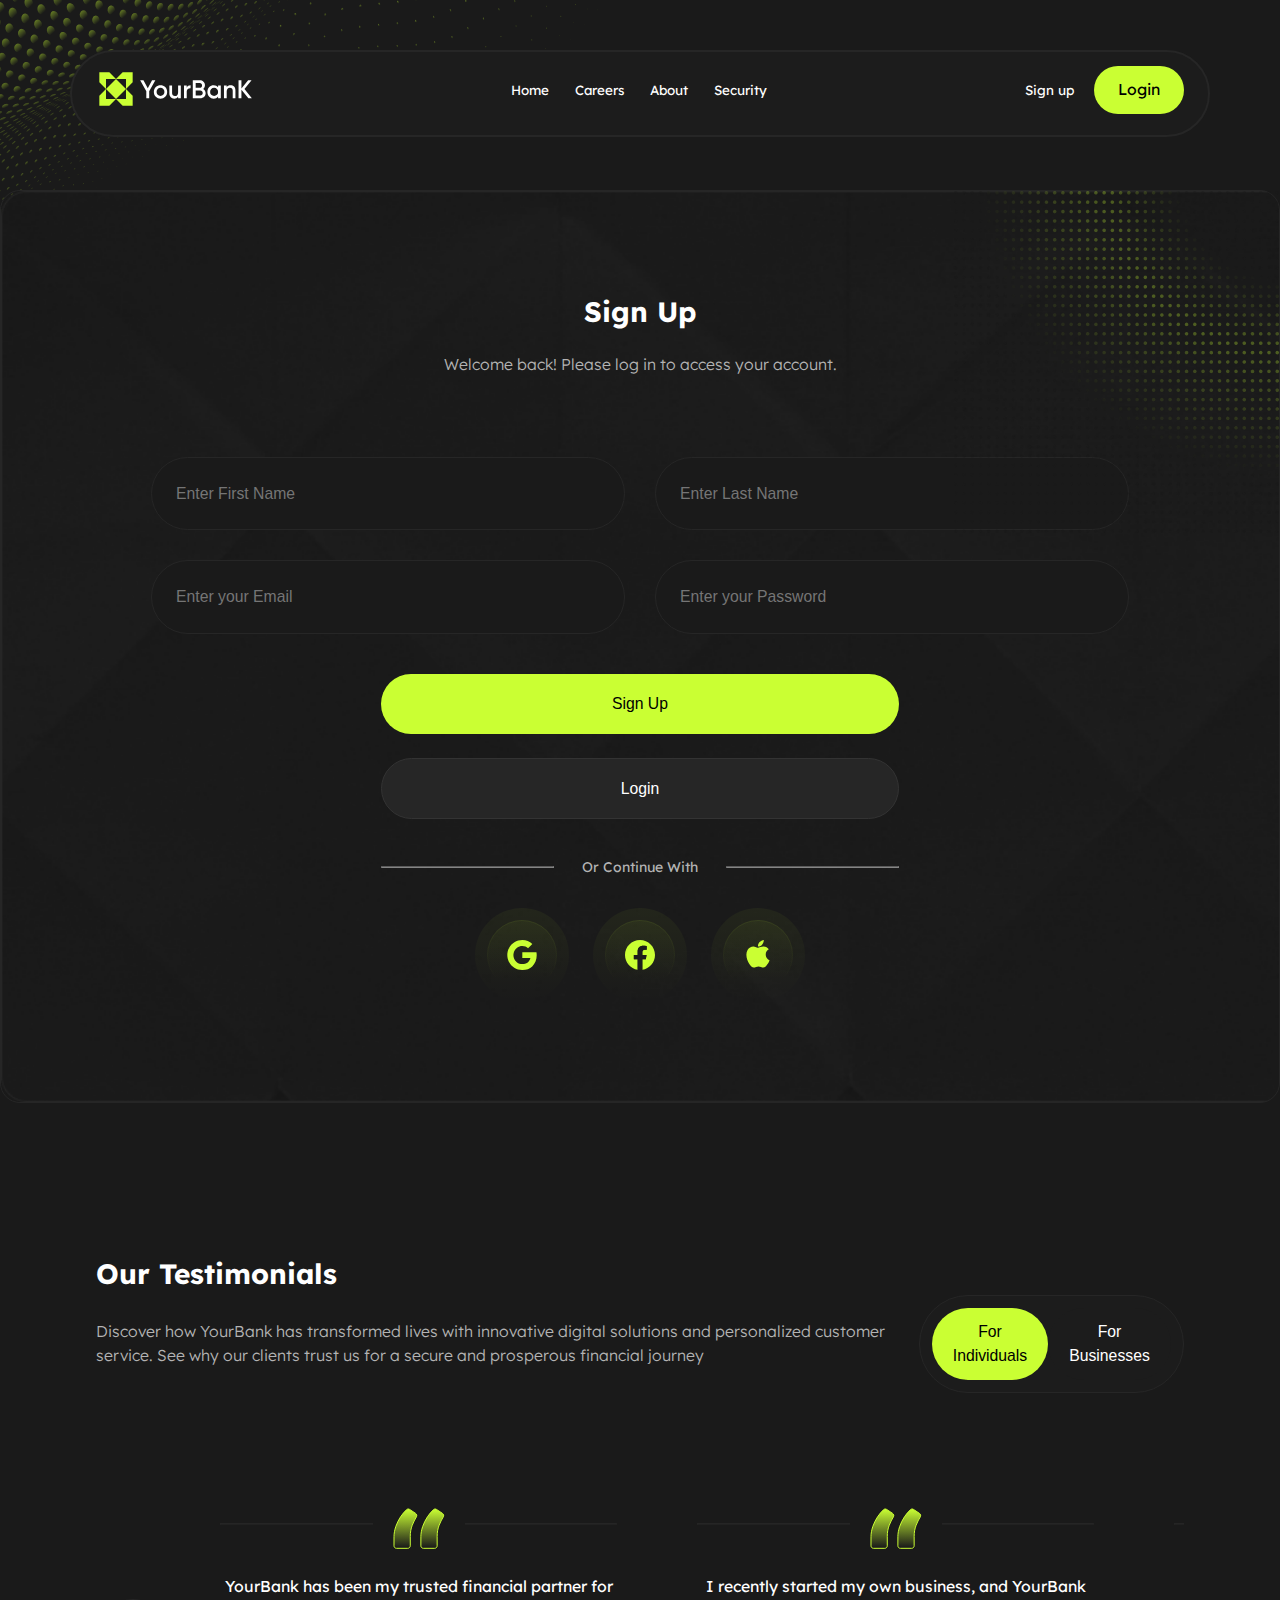
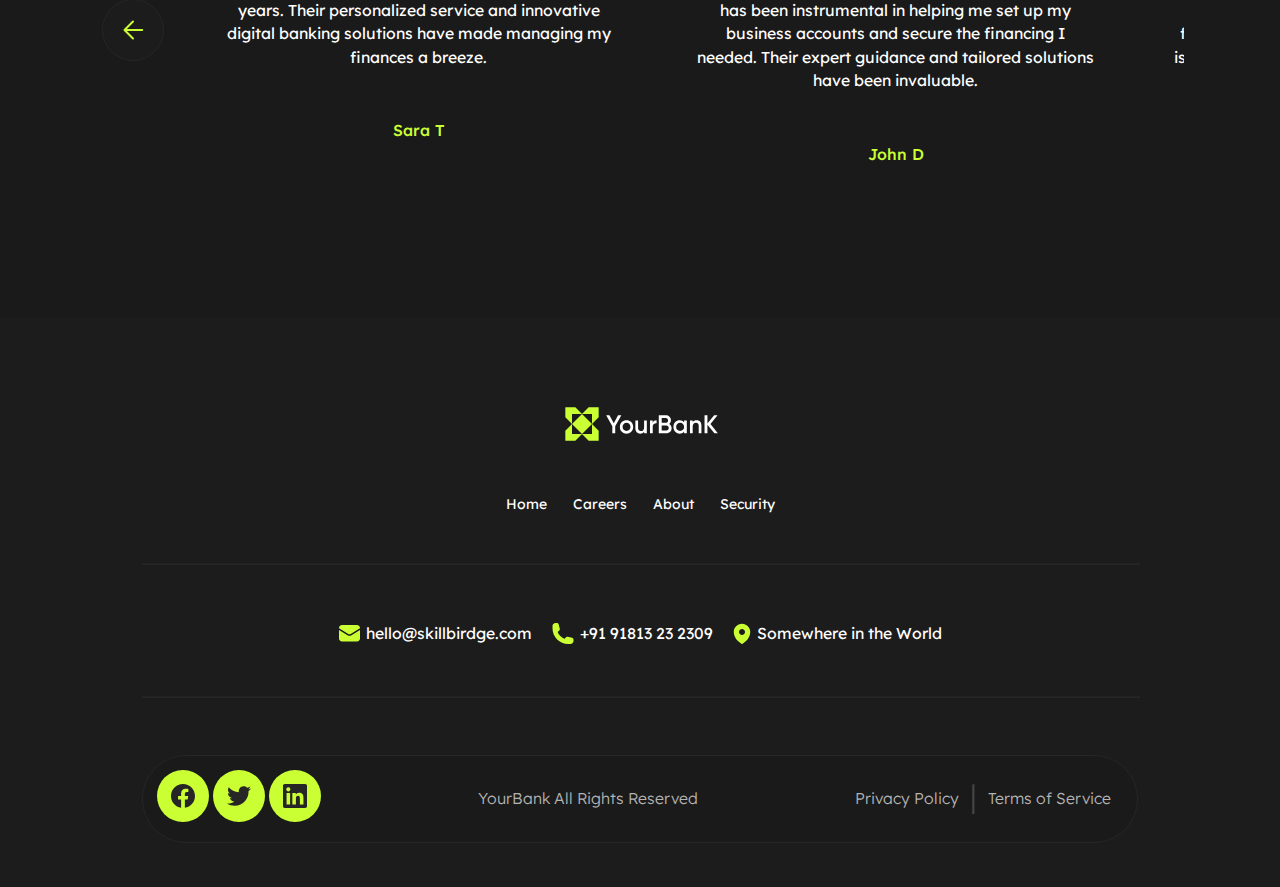
<file: html/signUp.html>
<html lang="en">
<head>
    <meta charset="UTF-8">
    <meta name="viewport" content="width=device-width, initial-scale=1.0">
    <link rel="stylesheet" href="../css/style.css">
    <title>Document</title>
</head>
<body>
    <header class="header">
        <div class="header__navbar">
            <div class="header__logo logo"><a href="../index.html"><img src="../img/Logo.svg" alt=""></a></div>
            <div class="header__links">
                <a href="../index.html" class="hero__link">Home</a>
                <a href="./careers.html" class="hero__link">Careers</a>
                <a href="./about.html" class="hero__link">About</a>
                <a href="./security.html" class="hero__link">Security</a>
            </div>
            <div class="header__auth">
                <a href="#" class="header__signup">Sign up</a>
                <a href="./login.html"><button class="header__login">Login</button></a>
            </div>
            <!-- <nav>
                <div class="header__links">
                    <a href="#" class="hero__link">Home</a>
                    <a href="#" class="hero__link">Careers</a>
                    <a href="#" class="hero__link">About</a>
                    <a href="#" class="hero__link">Security</a>
                </div>
                <div class="header__auth">
                    <a href="" class="header__signup">Sign up</a>
                    <button class="header__login">Login</button>
                </div>
            </nav> -->
        </div>
    </header>

    <section class="signUpForm">
        <h1 class="signUpForm-title"><span>Sign Up</span></h1>
        <p class="signUpForm-description">Welcome back! Please log in to access your account.</p>
        <div class="signUpForm__inputs">
            <input class="signUpForm__inputs-firstName" 
            id="login" 
            type="text" 
            placeholder="Enter First Name">
            <input class="signUpForm__inputs-lastName" 
            id="login" 
            type="text" 
            placeholder="Enter Last Name">
            <input class="signUpForm__inputs-login" 
            id="login" 
            type="email" 
            placeholder="Enter your Email">
            <input class="signUpForm__inputs-password" 
            id="password" 
            type="password" 
            placeholder="Enter your Password">
        </div>
        <div class="signUpForm__buttons">
            <button class="signUpForm__loginButton">Sign Up</button>
            <button class="signUpForm__signButton">Login</button>
            <div class="signUpForm__divline">
                <hr>
                <p>Or Continue With</p>
                <hr>
            </div>
            <div class="signUpForm__social">
                <img src="./img/loginForm/google icon.svg" alt="">
                <img src="./img/loginForm/facebook icon.svg" alt="">
                <img src="./img/loginForm/apple icon.svg" alt="">
            </div>
        </div>
        
    </section>


    <section class="testimonials wrapper">
        <h1 class="testimonials__title">Our <span>Testimonials</span></h1>
        <div class="testimonials__info">
            <p>Discover how YourBank has transformed lives with innovative digital solutions and personalized customer service. See why our clients trust us for a secure and prosperous financial journey</p>
            <div class="testimonials__info-switch">
                <button class="testimonials__info-button testimonials__info-button--active">For Individuals</button>
                <button class="testimonials__info-button">For Businesses</button>
            </div>
        </div>
        <div class="testimonials__slider">
            <button class="testimonials__slider-toleft"><img src="../icons/Button.svg" alt=""></button>
            <div class="testimonials__slider-content">

                <div class="testimonials__slider-item">
                    <div class="testimonials__slider-visual">
                        <hr>
                        <img src="../icons/Text.svg" alt="">
                    </div>
                    <p class="testimonials__slider-text">YourBank has been my trusted financial partner for years. Their personalized service and innovative digital banking solutions have made managing my finances a breeze.</p>
                    <h3 class="testimonials__slider-name">Sara T</h3>
                </div>

                <div class="testimonials__slider-item">
                    <div class="testimonials__slider-visual">
                        <hr>
                        <img src="../icons/Text.svg" alt="">
                    </div>
                    <p class="testimonials__slider-text">I recently started my own business, and YourBank has been instrumental in helping me set up my business accounts and secure the financing I needed. Their expert guidance and tailored solutions have been invaluable.</p>
                    <h3 class="testimonials__slider-name">John D</h3>
                </div>

                <div class="testimonials__slider-item">
                    <div class="testimonials__slider-visual">
                        <hr>
                        <img src="../icons/Text.svg" alt="">
                    </div>
                    <p class="testimonials__slider-text">I love the convenience of YourBank's mobile banking app. It allows me to stay on top of my finances and make transactions on the go. The app is user-friendly and secure, giving me peace of mind.</p>
                    <h3 class="testimonials__slider-name">Emily G</h3>
                </div>
            </div>
            <button class="testimonials__slider-toright"><img src="../icons/Button.svg" alt=""></button>
        </div>
    </section>

    <footer class="footer">
        <div class="logo"><img src="../img/Logo.svg" alt=""></div>
        <nav class="footer__nav">
            <a href="#" class="hero__link">Home</a>
            <a href="#" class="hero__link">Careers</a>
            <a href="#" class="hero__link">About</a>
            <a href="#" class="hero__link">Security</a>
        </nav>
        <hr>
        <div class="footer__contacts">
            <a href="#"><img src="../icons/message.svg" alt="">hello@skillbirdge.com</a>
            <a href="#"><img src="../icons/phone.svg" alt="">+91 91813 23 2309</a>
            <a href="#"><img src="../icons/location.svg" alt="">Somewhere in the World</a>
        </div>
        
        <hr>

        <div class="footer__links">
            <div class="footer__links-social">
                <img src="../icons/facebook.svg" alt="">
                <img src="../icons/twitter.svg" alt="">
                <img src="../icons/linkedin.svg" alt="">
            </div>
            <p>YourBank All Rights Reserved</p>
            <div class="footer__links-policy">
                <a>Privacy Policy</a>
                <hr>
                <a>Terms of Service</a>
            </div>
        </div>
    </footer>
</body>
</html>
</file>
<file: css/style.css>
@import url("https://fonts.googleapis.com/css2?family=Lexend:wght@100..900&display=swap");
html {
  font-size: 16px;
  font-family: "Lexend", sans-serif;
}

body {
  background: #1A1A1A;
  color: white;
  margin: 0;
  display: flex;
  flex-direction: column;
  align-items: center;
  justify-content: center;
}
body::before {
  content: "";
  position: absolute;
  background-image: url("../img/Abstract Design header.png");
  width: 689px;
  height: 499px;
  left: 0;
  top: 0;
  z-index: -1;
}

h1, h2, h3, p {
  margin: 0;
  line-height: 150%;
}

.wrapper {
  width: 85%;
  max-width: 1600px;
}

.title {
  font-size: 3rem;
  font-weight: 500;
  line-height: 150%;
}
.title span {
  color: #CAFF33;
}

.description {
  font-weight: 300;
  font-size: 1.125rem;
  line-height: 150%;
  color: #b3b3b3;
}

@media (max-width: 1440px) {
  html {
    font-size: 14px;
  }
}
@media (max-width: 1100px) {
  .title {
    text-align: center;
  }
  .description {
    text-align: center;
  }
}
.header {
  margin-top: 50px;
  width: 85%;
  max-width: 1528px;
  height: 55px;
  padding: 20px 34px;
  font-family: "Lexend", sans-serif;
  background-color: #1C1C1C;
  border-radius: 100px;
  border-style: solid;
  border-width: 2px;
  border-color: #262626;
}
.header__navbar {
  display: flex;
  align-items: center;
  width: 100%;
  justify-content: space-between;
}
.header__links {
  display: flex;
  gap: 26px;
}
.header__links a {
  font-size: clamp(0.5rem, 0.5rem + 0.5vw, 1.125rem);
  text-decoration: none;
  color: #fff;
}
.header__auth {
  display: flex;
  align-items: center;
  gap: 20px;
}
.header__auth a {
  font-size: clamp(0.5rem, 0.5rem + 0.5vw, 1.125rem);
  text-decoration: none;
  font-style: 200;
  color: #fff;
}
.header__auth button {
  font-family: "Lexend", sans-serif;
  font-size: clamp(0.5rem, 0.5rem + 0.5vw, 1.125rem);
  border-width: 0;
  height: 100%;
  border-radius: 82px;
  background-color: #CAFF33;
  padding: 14px 30px;
  cursor: pointer;
  font-weight: 400;
  font-size: 1.125rem;
  line-height: 150%;
}

@media (max-width: 1440px) {
  .header {
    max-width: 1280px;
    padding: 14px 24px;
  }
  .header__logo img {
    height: 100%;
  }
  .header__auth button {
    padding: 12px 24px;
  }
}
.hero {
  margin-top: 53px;
  display: flex;
  position: relative;
}
.hero__text {
  width: 50%;
}
.hero__text-features {
  margin-top: 100px;
  background-color: #262626;
  border-radius: 61px;
  width: 325px;
  height: 44px;
  display: flex;
  align-items: center;
  justify-content: center;
  gap: 6px;
}
.hero__text-features span {
  font-weight: 200;
}
.hero__block {
  width: 50%;
}
.hero__button {
  margin-top: 50px;
  border-radius: 82px;
  padding: 1.125rem 1.875rem;
  width: 11.4375rem;
  height: 3.9375rem;
  border-style: none;
  background-color: #CAFF33;
  font-weight: 400;
  font-size: 1.125rem;
  line-height: 150%;
}
.hero__block {
  margin-top: 3.5rem;
  display: flex;
  flex-direction: column;
  align-items: center;
  position: relative;
}
.hero__income {
  position: absolute;
  z-index: 1;
  left: 60px;
  top: 0;
  display: flex;
  border-radius: 10px;
  padding: 0.8125rem 1.0625rem;
  width: 9.4375rem;
  height: 3.0625rem;
  background: #22251b;
  gap: 0.5rem;
}
.hero__income img {
  width: 2.375rem;
}
.hero__income-value {
  font-weight: 400;
  font-size: 1.0625rem;
  line-height: 150%;
}
.hero__income-label {
  font-weight: 300;
  font-size: 0.8125rem;
  line-height: 150%;
}
.hero__transactions {
  margin-top: 2.6875rem;
  position: relative;
  width: 64%;
  display: flex;
  flex-direction: column;
  align-items: center;
  background-color: #1a1a1a;
  border: 1px solid #262626;
  border-radius: 0.625rem;
}
.hero__transactions-title {
  margin-top: 2.1875rem;
  margin-bottom: 1.0625rem;
  width: 86%;
  font-weight: 500;
  font-size: 1.0625rem;
  line-height: 150%;
}
.hero__transactions::after {
  content: "";
  z-index: -1;
  background-image: url(".././img/arrows2.png");
  position: absolute;
  right: -186px;
  top: 0;
  width: 418px;
  height: 383px;
  background-size: contain;
  background-repeat: no-repeat;
}
.hero__transaction {
  display: flex;
  flex-direction: row;
  border-radius: 0.625rem;
  border: 1px solid #262626;
  padding: 0.8125rem 1.25rem;
  box-sizing: border-box;
  position: relative;
  background-color: #1a1a1a;
}
.hero__transaction--first {
  width: 86%;
  justify-content: space-between;
  z-index: 2;
}
.hero__transaction--second {
  width: 80%;
  top: -17px;
  z-index: 1;
  opacity: 0.5;
}
.hero__transaction--third {
  width: 73%;
  top: -34px;
  z-index: 0;
  opacity: 0.2;
}
.hero__transaction-info {
  margin-left: 0.5rem;
  width: 100%;
}
.hero__transaction-detail {
  display: flex;
  justify-content: space-between;
}
.hero__transaction-type {
  font-weight: 300;
  line-height: 150%;
  font-size: 0.9375rem;
}
.hero__transaction-name {
  font-weight: 400;
  line-height: 150%;
  font-size: 1.0625rem;
}
.hero__exchange {
  width: 86%;
  border: 1px solid #262626;
  overflow: hidden;
  border-radius: 0.625rem;
  background-color: #1c1c1c;
}
.hero__exchange-title {
  width: 86%;
  font-weight: 500;
  font-size: 1.0625rem;
  line-height: 150%;
}
.hero__exchange-padding {
  padding: 1.0625rem;
  border: 0.5px solid #262626;
}
.hero__exchange-currency {
  display: grid;
  grid-template-columns: repeat(2, 1fr);
}
.hero__exchange-flag {
  display: flex;
  align-items: center;
  gap: 0.5rem;
}
.hero__exchange-flag h3 {
  font-size: 0.9375rem;
  text-transform: uppercase;
  font-weight: 400;
  line-height: 150%;
}
.hero__exchange-title {
  margin-top: 0.5rem;
  color: #e4e4e7;
  font-weight: 300;
  font-size: 0.8125rem;
  line-height: 150%;
}
.hero__exchange-dollar h2, .hero__exchange-rupees h2 {
  font-weight: 500;
  font-size: 1.0625rem;
  line-height: 150%;
}
.hero__exchange-button {
  width: 86%;
  margin-top: 25px;
  border-radius: 71px;
  background: #22251b;
  border-style: none;
  padding: 0.8125rem 1.625rem;
  color: #D1FF4D;
  font-weight: 400;
  font-size: 0.9375rem;
  line-height: 150%;
  margin-bottom: 48px;
}
.hero__currency {
  position: absolute;
  bottom: -81px;
  right: 84px;
  padding: 0.5rem 0.5rem 0.5rem 1.25rem;
  background: #22251b;
  border-radius: 69px;
  display: flex;
  align-items: center;
  gap: 0.6875rem;
}
.hero__currency-icons {
  border-radius: 48px;
  padding: 0.5rem;
  background-color: #1A1A1A;
}

@media (max-width: 1440px) {
  .hero__transactions::after {
    right: -130px;
  }
}
@media (max-width: 1100px) {
  .hero {
    flex-direction: column;
    align-items: center;
  }
  .hero__text {
    width: 100%;
  }
  .hero__block {
    width: 100%;
  }
  .hero__transactions {
    width: 100%;
  }
}
@media (max-width: 390px) {
  .hero__text {
    flex-direction: row;
  }
  .hero__content {
    flex-direction: column;
    align-items: center;
  }
}
.products {
  margin-top: 250px;
}
.products__info {
  display: flex;
  justify-content: space-between;
}
.products__info-text {
  font-weight: 300;
  font-size: 1.125rem;
  line-height: 150%;
  max-width: 910px;
  color: #b3b3b3;
}
.products__info-switch {
  padding: 0.875rem;
  border-radius: 82px;
  background-color: #1c1c1c;
  border: 1px solid #262626;
  max-height: 83px;
  display: flex;
}
.products__info-button {
  padding: 0.875rem 1.5rem;
  font-weight: 500;
  font-size: 1.125rem;
  line-height: 150%;
  text-align: center;
  border-radius: 140px;
  border-style: none;
  background-color: #1c1c1c;
  color: #fff;
}
.products__info-button--active {
  background-color: #CAFF33;
  color: #000;
}
.products__features {
  margin-top: 100px;
  display: flex;
}
.products__features p, .products__features h3 {
  text-align: center;
}
.products__line {
  max-width: 2px;
  opacity: 0.2;
  color: #262626;
  border-color: #262626;
  background-color: #262626;
}
.products__feature {
  display: flex;
  flex-direction: column;
  align-items: center;
  max-width: 465px;
}
.products__feature h3 {
  margin-top: 1.875rem;
  font-weight: 400;
  font-size: 1.5rem;
  line-height: 150%;
  text-align: center;
}
.products__feature p {
  margin-top: 1.25rem;
  font-weight: 300;
  font-size: 1.125rem;
  line-height: 150%;
  text-align: center;
  color: #b3b3b3;
}

@media (max-width: 1100px) {
  .products__info {
    flex-direction: column;
    align-items: center;
  }
  .products__info-switch {
    margin-top: 20px;
  }
  .products__features {
    flex-direction: column;
    align-items: center;
  }
  .products__line {
    max-width: 100%;
    width: 100%;
  }
}
.useCases {
  margin-top: 150px;
}
.useCases__description {
  margin-top: 14px;
  font-weight: 300;
  font-size: 1.125rem;
  line-height: 150%;
  color: #b3b3b3;
}
.useCases__button {
  margin-top: 62px;
  border: 1px solid #262626;
  background-color: #1c1c1c;
  border-radius: 82px;
  padding: 18px 24px;
  font-weight: 400;
  font-size: 18px;
  line-height: 150%;
  text-align: center;
  color: #fff;
}
.useCases__block {
  margin-top: 80px;
  display: grid;
  grid-template-columns: repeat(2, 1fr);
  gap: 60px;
}
.useCases__block-icons {
  padding: 50px;
  display: grid;
  grid-template-columns: repeat(2, 1fr);
  gap: 20px;
  background-color: #1c1c1c;
  position: relative;
  border-radius: 20px;
}
.useCases__block-icons--icons1::before {
  content: "";
  background-image: url(".././img/Abstract Design Angle.png");
  background-repeat: no-repeat;
  position: absolute;
  width: 213px;
  height: 224px;
  left: 0;
  top: 0;
  z-index: 0;
}
.useCases__block-icons--icons2::before {
  content: "";
  background-image: url(".././img/Abstract Design Angle right.png");
  background-repeat: no-repeat;
  position: absolute;
  width: 213px;
  height: 224px;
  right: 0;
  top: 0;
  z-index: 0;
}
.useCases__block-icon {
  display: flex;
  flex-direction: column;
  align-items: center;
  border-radius: 16px;
  padding: 30px;
  z-index: 1;
  border: 1px solid #262626;
  background-color: #1a1a1a;
  gap: 24px;
  max-width: 314px;
}
.useCases__block-icon h3 {
  font-weight: 400;
  font-size: 1.25rem;
  line-height: 150%;
  text-align: center;
}
.useCases__block-clients {
  padding-top: 30px;
}
.useCases__block-title {
  font-weight: 500;
  font-size: 1.875rem;
  line-height: 150%;
}
.useCases__block-description {
  font-weight: 300;
  font-size: 1.125rem;
  line-height: 150%;
  color: #b3b3b3;
}
.useCases__block-percents {
  margin-top: 62px;
  display: flex;
}
.useCases__block-percents hr {
  border: 1px dashed #262626;
  max-width: 1px;
}
.useCases__block-percent h1 {
  font-weight: 500;
  font-size: 3.625rem;
  line-height: 150%;
  color: #CAFF33;
}
.useCases__block-percent p {
  font-weight: 300;
  font-size: 1.125rem;
  line-height: 150%;
  color: #b3b3b3;
  max-width: 182px;
}

@media (max-width: 1100px) {
  .useCases__block {
    display: flex;
    flex-direction: column;
  }
}
.features {
  margin-top: 150px;
}
.features__description {
  margin-top: 14px;
  font-weight: 300;
  font-size: 1.125rem;
  line-height: 150%;
  color: #b3b3b3;
}
.features__switch {
  margin-top: 80px;
  display: flex;
  flex-direction: row;
  gap: 30px;
}
.features__buttons {
  display: flex;
  padding: 3.125rem;
  border-radius: 12px;
  flex-direction: column;
  gap: 24px;
  background-color: #1c1c1c;
}
.features__button {
  color: #fff;
  width: 100%;
  max-width: 13rem;
  font-weight: 400;
  font-size: 1.125rem;
  max-height: 63px;
  line-height: 150%;
  border: 1px solid #262626;
  background-color: #1a1a1a;
  border-radius: 100px;
  padding: 1.125rem 1.5rem;
}
.features__button--active {
  color: #CAFF33;
}
.features__block {
  display: grid;
  grid-template-columns: repeat(2, 1fr);
  gap: 30px;
}
.features__feature {
  background-color: #1c1c1c;
  padding: 3.125rem;
  max-width: 38.375rem;
  box-sizing: border-box;
}
.features__feature-title {
  display: flex;
  justify-content: space-between;
}
.features__feature-description {
  margin-top: 30px;
  font-weight: 300;
  font-size: 1.125rem;
  line-height: 150%;
  letter-spacing: -0.01em;
  color: #b3b3b3;
}

@media (max-width: 1100px) {
  .features__switch {
    flex-direction: column;
  }
  .features__block {
    display: flex;
    flex-direction: column;
  }
}
.faq {
  margin-top: 150px;
}
.faq__description {
  margin-top: 14px;
  font-weight: 300;
  font-size: 1.125rem;
  line-height: 150%;
  color: #b3b3b3;
}
.faq__questions {
  margin-top: 80px;
  display: grid;
  grid-template-columns: repeat(2, 1fr);
  gap: 30px;
}
.faq__question {
  border-radius: 14px;
  padding: 50px;
  border: 1px solid #262626;
  display: flex;
  flex-direction: column;
  gap: 30px;
}
.faq__question-title {
  font-weight: 500;
  font-size: 1.25rem;
}
.faq__question-description {
  font-weight: 300;
  font-size: 1.125rem;
  line-height: 150%;
  color: #b3b3b3;
}
.faq__question hr {
  width: 100%;
  opacity: 0.05;
}

@media (max-width: 1100px) {
  .faq__questions {
    display: flex;
    flex-direction: column;
  }
}
.testimonials {
  margin-top: 150px;
}
.testimonials__info {
  display: flex;
  align-items: center;
  justify-content: space-between;
}
.testimonials__info p {
  max-width: 910px;
  font-weight: 300;
  font-size: 1.125rem;
  color: #b3b3b3;
  line-height: 150%;
}
.testimonials__info-switch {
  padding: 0.875rem;
  border-radius: 82px;
  background-color: #1c1c1c;
  border: 1px solid #262626;
  max-height: 83px;
  display: flex;
}
.testimonials__info-button {
  padding: 0.875rem 1.5rem;
  font-weight: 400;
  font-size: 1.125rem;
  line-height: 150%;
  text-align: center;
  border-radius: 140px;
  border-style: none;
  background-color: #1c1c1c;
  color: #fff;
}
.testimonials__info-button--active {
  background-color: #CAFF33;
  color: #000;
}
.testimonials__slider {
  margin-top: 100px;
  display: flex;
  align-items: center;
  gap: 50px;
  overflow: hidden;
}
.testimonials__slider-wrapper {
  overflow: hidden;
  position: relative;
}
.testimonials__slider-wrapper::before {
  content: "";
  position: absolute;
  left: 0;
  width: 40%;
  top: 0;
  height: 100%;
  z-index: 1;
  background: linear-gradient(270deg, rgba(25, 25, 25, 0) 0%, #191919 100%);
}
.testimonials__slider-wrapper::after {
  content: "";
  position: absolute;
  z-index: 1;
  top: 0;
  right: 0;
  transform: rotate(180deg);
  width: 40%;
  height: 100%;
  background: linear-gradient(270deg, rgba(25, 25, 25, 0) 0%, #191919 100%);
}
.testimonials__slider-content {
  display: flex;
  flex-wrap: nowrap;
  gap: 80px;
  position: relative;
}
.testimonials__slider button {
  background-color: transparent;
  border-style: none;
}
.testimonials__slider-toright {
  transform: rotate(180deg);
}
.testimonials__slider-item {
  flex: 0 0 397px;
  max-width: 404px;
}
.testimonials__slider-visual {
  margin-top: 30px;
  position: relative;
}
.testimonials__slider-visual hr {
  transform: rotate(180deg);
  opacity: 0.05;
}
.testimonials__slider-visual img {
  position: absolute;
  left: 50%;
  transform: translateX(-50%);
  top: -15;
  background-color: #1a1a1a;
  padding: 0 20px;
}
.testimonials__slider-text {
  margin-top: 50px;
  font-weight: 400;
  font-size: 1.125rem;
  line-height: 150%;
  text-align: center;
}
.testimonials__slider-name {
  margin-top: 50px;
  font-weight: 500;
  font-size: 1.125rem;
  line-height: 150%;
  text-align: center;
  color: #CAFF33;
}

@media (max-width: 1100px) {
  .testimonials__info {
    flex-direction: column;
  }
  .testimonials__info-switch {
    margin-top: 20px;
  }
}
.invite {
  margin-top: 150px;
  border-radius: 20px;
  padding: 5rem;
  box-sizing: border-box;
  background-color: #1c1c1c;
  border: 1px solid #262626;
  display: flex;
  align-items: center;
  justify-content: space-between;
  position: relative;
}
.invite::before {
  content: "";
  background-image: url(".././img/Abstract Design Angle.png");
  position: absolute;
  left: 0;
  top: 0;
  width: 298px;
  height: 283px;
  background-repeat: no-repeat;
  z-index: 0;
}
.invite__text {
  z-index: 1;
  max-width: 1100px;
}
.invite__text-title {
  font-weight: 400;
  font-size: 2.5rem;
  line-height: 150%;
}
.invite__text-title span {
  color: #CAFF33;
}
.invite__text-description {
  color: #b3b3b3;
  margin-top: 14px;
  font-weight: 300;
  font-size: 1.125rem;
  line-height: 150%;
}
.invite__button {
  border-radius: 82px;
  padding: 18px 30px;
  border-style: none;
  background-color: #CAFF33;
  font-weight: 400;
  font-size: 1.125rem;
  line-height: 150%;
}

@media (max-width: 1100px) {
  .invite {
    padding: 2.5rem;
    flex-direction: column;
  }
  .invite__button {
    margin-top: 24px;
  }
}
.footer {
  margin-top: 150px;
  box-sizing: border-box;
  width: 100%;
  padding: 6.25rem 10.125rem 3.125rem 10.125rem;
  display: flex;
  flex-direction: column;
  align-items: center;
  background-color: #1c1c1c;
}
.footer__nav {
  margin-top: 50px;
  display: flex;
  gap: 26px;
}
.footer__nav a {
  text-decoration: none;
  color: #fff;
  cursor: pointer;
}
.footer hr {
  margin-top: 50px;
  width: 100%;
  opacity: 0.05;
}
.footer__contacts {
  margin-top: 50px;
  display: flex;
  align-items: center;
  gap: 20px;
}
.footer__contacts a {
  text-decoration: none;
  display: flex;
  gap: 6px;
  align-items: center;
  color: #fff;
  font-weight: 400;
  font-size: 1.125rem;
  line-height: 150%;
}
.footer__links {
  font-weight: 300;
  font-size: 1.125rem;
  color: #b3b3b3;
  line-height: 150%;
  margin-top: 50px;
  border-radius: 100px;
  box-sizing: border-box;
  border: 1px solid #262626;
  background-color: #1a1a1a;
  padding: 1rem 1.875rem 1rem 1rem;
  width: 100%;
  display: flex;
  align-items: center;
  justify-content: space-between;
}
.footer__links-policy {
  display: flex;
  align-items: center;
}
.footer__links-policy hr {
  transform: rotate(90deg);
  opacity: 0.3;
  width: 27px;
  margin: 0;
}
.footer__links-policy a {
  cursor: pointer;
}

@media (max-width: 1100px) {
  .footer__contacts {
    flex-wrap: wrap;
  }
  .footer__links {
    padding: 1rem 1.5rem;
    position: relative;
    flex-direction: column;
  }
  .footer__links-social {
    position: absolute;
    top: -50%;
    left: 50%;
    transform: translateX(-50%);
  }
}
.careersHero {
  padding: 50px;
  margin-top: 53px;
  position: relative;
  display: flex;
  flex-direction: column;
  align-items: end;
  background-color: #1c1c1c;
  box-sizing: border-box;
}
.careersHero::before {
  content: "";
  background-image: url("../././html/img/careers/Abstract Design Angle Carrers.png");
  width: 480px;
  height: 505px;
  position: absolute;
  right: 0;
  top: 0;
  z-index: 0;
}
.careersHero__text {
  z-index: 2;
  position: absolute;
  border-radius: 20px 0 80px 20px;
  padding: 80px;
  background-color: #1a1a1a;
  width: 42.5%;
  align-self: self-start;
}
.careersHero__text-title {
  font-weight: 500;
  font-size: 3.625rem;
  line-height: 130%;
}
.careersHero__text-title span {
  color: #CAFF33;
}
.careersHero__text-description {
  font-weight: 300;
  font-size: 1.125rem;
  line-height: 150%;
  color: #b3b3b3;
}
.careersHero img {
  z-index: 1;
  align-self: flex-end;
}

.values-title {
  font-weight: 500;
  line-height: 150%;
}
.values-description {
  font-weight: 300;
  font-size: 1.125rem;
  line-height: 150%;
  color: #b3b3b3;
  max-width: 1300px;
}
.values__container {
  margin-top: 80px;
  display: grid;
  grid-template-columns: repeat(2, 1fr);
  gap: 80px;
}
.values__container-item {
  display: flex;
  gap: 30px;
}
.values__container-item hr {
  border-style: none;
  width: 1px;
  background-color: #CAFF33;
}
.values__container-title {
  font-weight: 500;
  font-size: 3.625rem;
  line-height: 150%;
  color: #4c4c4d;
}
.values__container-description {
  font-weight: 300;
  font-size: 1.125rem;
  line-height: 150%;
  color: #b3b3b3;
}

.benefits {
  margin-top: 150px;
}
.benefits-description {
  color: #b3b3b3;
  font-weight: 300;
  font-size: 1.125rem;
  max-width: 80%;
}
.benefits__container {
  margin-top: 80px;
  display: grid;
  grid-template-columns: repeat(1fr 2px 1fr);
  gap: 50px;
}
.benefits__container-item {
  border-radius: 50px 20px;
  padding: 50px;
  background-image: url("../././html/img/careers/Card background.png");
  background-repeat: no-repeat;
}
.benefits__container-item--item1 {
  grid-area: 1/1/1/1;
}
.benefits__container-item--item2 {
  grid-area: 1/3/2/3;
}
.benefits__container-item--item3 {
  grid-area: 3/1/3/1;
}
.benefits__container-item--item4 {
  grid-area: 3/3/3/3;
}
.benefits__container-divline {
  border-style: none;
}
.benefits__container-divline--vertical {
  width: 2px;
  background: repeating-linear-gradient(to bottom, #262626 0px, #262626 20px, transparent 20px, transparent 34px);
}
.benefits__container-divline--vertical:first-of-type {
  grid-area: 1/2/2/2;
}
.benefits__container-divline--vertical:last-of-type {
  grid-area: 3/2/3/3;
}
.benefits__container-divline--horizontal {
  height: 2px;
  background: repeating-linear-gradient(to right, #262626 0px, #262626 20px, transparent 20px, transparent 34px);
  width: 100%;
  grid-area: 2/1/2/4;
}
.benefits__container-title {
  display: flex;
  align-items: center;
  gap: 20px;
}
.benefits__container-title h3 {
  font-weight: 400;
  font-size: 1.5rem;
  line-height: 150%;
}
.benefits__container-description {
  font-weight: 300;
  font-size: 1.125rem;
  line-height: 150%;
  color: #b3b3b3;
  margin-top: 30px;
}

.jobOpenings-description {
  margin-top: 14px;
  font-weight: 300;
  font-size: 1.125rem;
  color: #b3b3b3;
  max-width: 80%;
}
.jobOpenings__vacancies {
  margin-top: 80px;
  display: grid;
  grid-template-columns: repeat(2, 1fr);
  gap: 30px;
}
.jobOpenings__vacancy {
  background-color: #1c1c1c;
  border-radius: 16px;
  padding: 50px;
  border: 1px solid #262626;
  margin: 0;
}
.jobOpenings__vacancy-title {
  font-weight: 600;
  font-size: 1.875rem;
}
.jobOpenings__vacancy-tags {
  margin-top: 14px;
  display: flex;
}
.jobOpenings__vacancy-tag {
  border-radius: 68px;
  padding: 8px 16px;
  background-color: #1a1a1a;
  border: 1px solid #262626;
}
.jobOpenings__vacancy-tag p {
  color: #b3b3b3;
  font-weight: 300;
  font-size: 1.125rem;
  text-align: center;
}
.jobOpenings__vacancy-about {
  margin-top: 50px;
  font-weight: 600;
  font-size: 1.5rem;
}
.jobOpenings__vacancy-description {
  margin-top: 20px;
  font-weight: 300;
  font-size: 1.125rem;
  color: #b3b3b3;
}
.jobOpenings__vacancy-requirements {
  font-weight: 600;
  font-size: 1.5rem;
  margin-top: 40px;
}
.jobOpenings__vacancy-list {
  list-style-image: url("../././html/img/careers/icons/list_item.svg");
}
.jobOpenings__vacancy-list li {
  margin-top: 20px;
  font-weight: 300;
  font-size: 1.125rem;
  color: #b3b3b3;
}
.jobOpenings__vacancy-button {
  margin-top: 50px;
  border-radius: 82px;
  padding: 16px 30px;
  background-color: #CAFF33;
  border-style: none;
  font-weight: 500;
  font-size: 1.125rem;
  line-height: 150%;
  color: #1c1c1c;
}

.aboutHero {
  padding: 50px;
  margin-top: 53px;
  position: relative;
  display: flex;
  flex-direction: column;
  align-items: end;
  background-color: #1c1c1c;
  box-sizing: border-box;
}
.aboutHero::before {
  content: "";
  background-image: url("../././html/img/careers/Abstract Design Angle Carrers.png");
  width: 480px;
  height: 505px;
  position: absolute;
  right: 0;
  top: 0;
  z-index: 0;
}
.aboutHero__text {
  z-index: 2;
  position: absolute;
  border-radius: 20px 0 80px 20px;
  padding: 80px;
  background-color: #1a1a1a;
  width: 42.5%;
  align-self: self-start;
}
.aboutHero__text-welcome {
  font-weight: 400;
  font-size: 1.25rem;
  line-height: 150%;
}
.aboutHero__text-title {
  font-weight: 500;
  font-size: 3.625rem;
  line-height: 130%;
}
.aboutHero__text-title span {
  color: #CAFF33;
}
.aboutHero__text-description {
  font-weight: 300;
  font-size: 1.125rem;
  line-height: 150%;
  color: #b3b3b3;
}
.aboutHero img {
  z-index: 1;
  align-self: flex-end;
}

.mission-description {
  font-weight: 300;
  font-size: 18px;
  line-height: 150%;
  color: #b3b3b3;
  max-width: 80%;
}
.mission__container {
  margin-top: 80px;
}
.mission__mission-block {
  display: flex;
  gap: 50px;
}
.mission__mission-block--margin {
  margin-top: -100px;
}
.mission__mission-img {
  position: relative;
  border: 1px solid #262626;
  border-radius: 50px 50px 20px 20px;
  padding: 60px 60px 0px 60px;
  background-image: url("../././html/img/about/Abstract Design about bg.png");
  background-repeat: no-repeat;
}
.mission__mission-img--mission::after {
  content: "";
  position: absolute;
  background-color: #CAFF33;
  width: 2px;
  right: 0;
  top: 50%;
  transform: translateY(-50%);
  height: 30%;
}
.mission__mission-img--vision::after {
  content: "";
  position: absolute;
  background-color: #CAFF33;
  width: 2px;
  left: 0;
  top: 50%;
  transform: translateY(-50%);
  height: 30%;
}
.mission__mission-text {
  display: flex;
  flex-direction: column;
  justify-content: center;
  position: relative;
}
.mission__mission-title {
  font-weight: 500;
  font-size: 2.375rem;
  line-height: 150%;
}
.mission__mission-description {
  margin-top: 14px;
  font-weight: 300;
  font-size: 1.125rem;
  line-height: 150%;
  color: #b3b3b3;
}

.pressReleases {
  margin-top: 150px;
}
.pressReleases-description {
  font-weight: 300;
  font-size: 18px;
  line-height: 150%;
  color: #b3b3b3;
  max-width: 80%;
}
.pressReleases__container {
  margin-top: 80px;
  display: grid;
  grid-template-columns: repeat(2, 1fr);
  gap: 30px;
}
.pressReleases__container-item {
  border: 1px solid #262626;
  border-radius: 40px 40px 16px 16px;
  padding: 30px;
  background-color: #1c1c1c;
  display: flex;
  flex-direction: column;
  align-items: center;
}
.pressReleases__container-tags {
  margin-top: 20px;
  width: 90%;
}
.pressReleases__container-title {
  margin-top: 50px;
  font-weight: 400;
  font-size: 1.5rem;
  line-height: 150%;
  max-width: 90%;
  text-align: start;
}
.pressReleases__container-description {
  margin-top: 30px;
  width: 90%;
  font-weight: 300;
  font-size: 1.125rem;
  line-height: 150%;
  color: #b3b3b3;
}

.protect-description {
  margin-top: 14px;
  color: #b3b3b3;
  font-weight: 300;
  font-size: 1.125rem;
  line-height: 150%;
  max-width: 1300px;
}
.protect__container {
  margin-top: 200px;
  padding: 0px 100px;
  display: grid;
  grid-template-columns: repeat(2, 1fr);
  gap: 30px;
  position: relative;
}
.protect__container::before {
  content: "";
  position: absolute;
  z-index: -1;
  top: -82px;
  background-image: url("../././html/img/security/Background Image.png");
  width: 1593px;
  height: 632px;
}
.protect__container-title {
  display: flex;
  align-items: center;
  gap: 20px;
}
.protect__container-title h3 {
  font-weight: 400;
  font-size: 1.5rem;
  line-height: 150%;
}
.protect__container-description {
  font-weight: 300;
  font-size: 1.125rem;
  line-height: 150%;
  color: #b3b3b3;
}
.protect__container-block {
  border: 1px solid #262626;
  display: flex;
  flex-direction: column;
  gap: 24px;
  border-radius: 20px;
  padding: 50px;
  background-image: url("../././html/img/security/Card.png");
}

.loginForm {
  margin-top: 53px;
  max-width: 1326px;
  box-sizing: border-box;
  border-radius: 20px;
  padding: 100px 150px;
  width: 100%;
  display: flex;
  flex-direction: column;
  align-items: center;
  background-image: url("../././html/img/loginForm/LoginBG.png");
  background-repeat: no-repeat;
  background-size: cover;
  position: relative;
  border: 1px solid #262626;
}
.loginForm::before {
  content: "";
  background-image: url("../././html/img/loginForm/Abstract Design.png");
  width: 325px;
  height: 342px;
  position: absolute;
  top: 0;
  right: 0;
}
.loginForm-description {
  font-weight: 300;
  font-size: 1.125rem;
  text-align: center;
  color: #b3b3b3;
  margin-top: 20px;
}
.loginForm__inputs {
  margin-top: 80px;
  display: flex;
  gap: 30px;
  width: 100%;
}
.loginForm__inputs input {
  width: 100%;
  border-radius: 88px;
  padding: 24px;
  border: 1px solid #262626;
  background-color: #1a1a1a;
  font-weight: 300;
  font-size: 1.125rem;
  line-height: 150%;
  color: #59595A;
}
.loginForm__buttons {
  display: flex;
  flex-direction: column;
  max-width: 518px;
  width: 100%;
}
.loginForm__buttons button {
  border-radius: 63px;
  padding: 18px 20px;
  cursor: pointer;
  font-weight: 400;
  font-size: 1.125rem;
  line-height: 150%;
  text-align: center;
}
.loginForm__forgotPass {
  margin-top: 40px;
  text-align: center;
  color: #fff;
  font-weight: 400;
  font-size: 1.125rem;
  line-height: 150%;
}
.loginForm__loginButton {
  margin-top: 40px;
  background-color: #CAFF33;
  border-style: none;
}
.loginForm__signButton {
  background-color: #262626;
  border: 1px solid #333333;
  margin-top: 24px;
  color: #fff;
}
.loginForm__divline {
  width: 100%;
  margin-top: 37.5px;
  display: flex;
  position: relative;
  align-items: center;
  justify-content: space-between;
}
.loginForm__divline p {
  width: 100%;
  text-align: center;
  color: #b3b3b3;
}
.loginForm__divline hr {
  height: 0;
  width: 100%;
  opacity: 0.5;
}
.loginForm__social {
  margin-top: 30px;
  display: flex;
  gap: 24px;
  align-items: center;
  justify-content: center;
}

.signUpForm {
  margin-top: 53px;
  max-width: 1326px;
  box-sizing: border-box;
  border-radius: 20px;
  padding: 100px 150px;
  width: 100%;
  display: flex;
  flex-direction: column;
  align-items: center;
  background-image: url("../././html/img/loginForm/LoginBG.png");
  background-repeat: no-repeat;
  background-size: cover;
  position: relative;
  border: 1px solid #262626;
}
.signUpForm::before {
  content: "";
  background-image: url("../././html/img/loginForm/Abstract Design.png");
  width: 325px;
  height: 342px;
  position: absolute;
  top: 0;
  right: 0;
}
.signUpForm-description {
  font-weight: 300;
  font-size: 1.125rem;
  text-align: center;
  color: #b3b3b3;
  margin-top: 20px;
}
.signUpForm__inputs {
  margin-top: 80px;
  display: grid;
  grid-template-columns: repeat(2, 1fr);
  gap: 30px;
  width: 100%;
}
.signUpForm__inputs input {
  width: 100%;
  border-radius: 88px;
  padding: 24px;
  border: 1px solid #262626;
  background-color: #1a1a1a;
  font-weight: 300;
  font-size: 1.125rem;
  line-height: 150%;
  color: #59595A;
}
.signUpForm__buttons {
  display: flex;
  flex-direction: column;
  max-width: 518px;
  width: 100%;
}
.signUpForm__buttons button {
  border-radius: 63px;
  padding: 18px 20px;
  cursor: pointer;
  font-weight: 400;
  font-size: 1.125rem;
  line-height: 150%;
  text-align: center;
}
.signUpForm__loginButton {
  margin-top: 40px;
  background-color: #CAFF33;
  border-style: none;
}
.signUpForm__signButton {
  background-color: #262626;
  border: 1px solid #333333;
  margin-top: 24px;
  color: #fff;
}
.signUpForm__divline {
  width: 100%;
  margin-top: 37.5px;
  display: flex;
  position: relative;
  align-items: center;
  justify-content: space-between;
}
.signUpForm__divline p {
  width: 100%;
  text-align: center;
  color: #b3b3b3;
}
.signUpForm__divline hr {
  height: 0;
  width: 100%;
  opacity: 0.5;
}
.signUpForm__social {
  margin-top: 30px;
  display: flex;
  gap: 24px;
  align-items: center;
  justify-content: center;
}

/*# sourceMappingURL=style.css.map */
</file>
